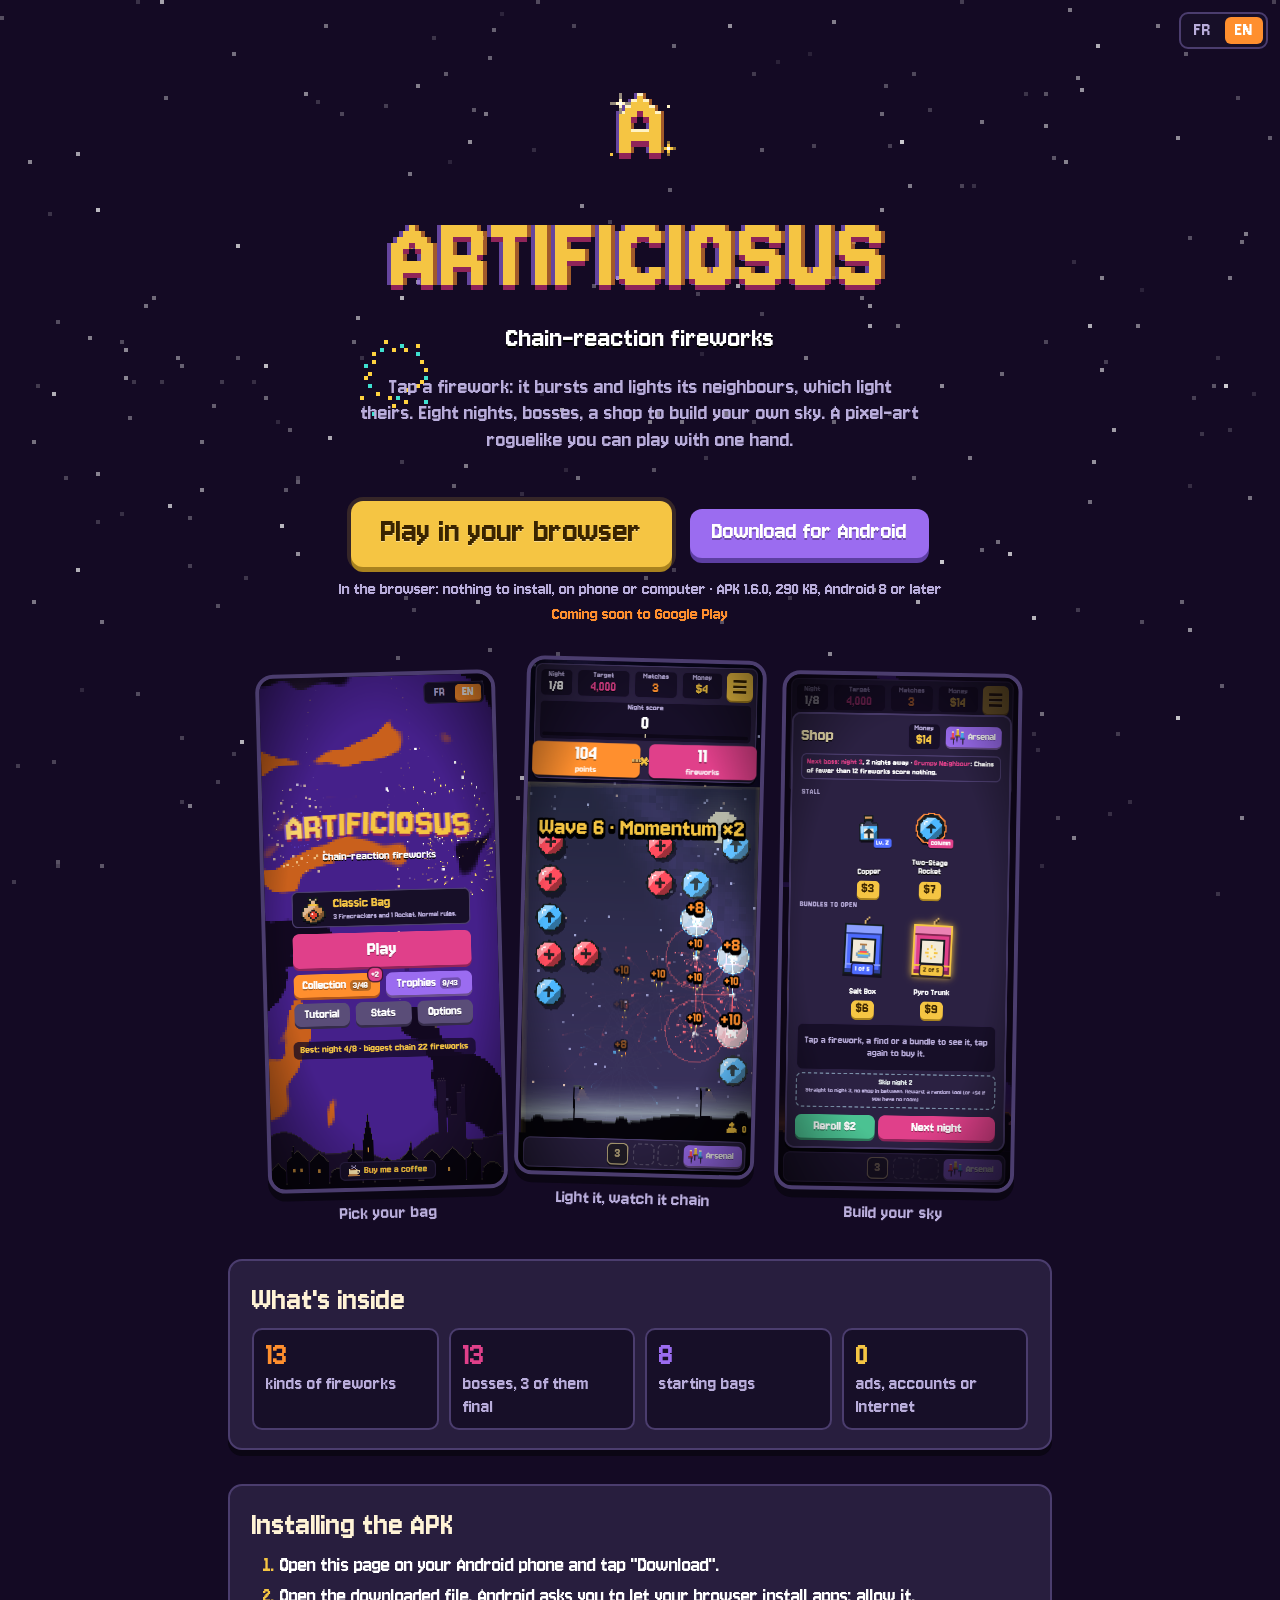
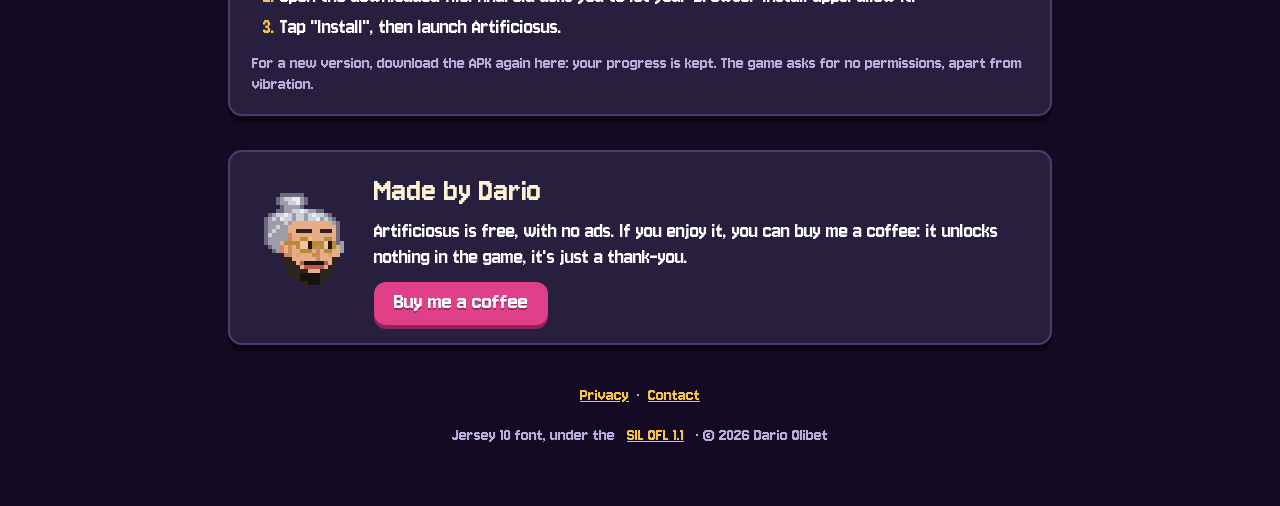
<file: index.html>
<!DOCTYPE html>
<html lang="fr" data-l="fr">
<head>
  <meta charset="utf-8">
  <meta name="viewport" content="width=device-width, initial-scale=1, viewport-fit=cover">
  <title>Artificiosus · Feux d'artifice en chaîne</title>
  <meta name="description" content="Roguelike de feux d'artifice en chaîne pour Android, en pixel art. Gratuit, sans pub, hors ligne.">
  <meta name="theme-color" content="#140a24">
  <meta property="og:title" content="Artificiosus">
  <meta property="og:description" content="Touche un feu, il explose et allume ses voisins. Roguelike de feux d'artifice en chaîne, gratuit et sans pub.">
  <meta property="og:image" content="https://dariool.github.io/artificiosus-site/img/chaine.png">
  <link rel="icon" href="img/favicon.png" type="image/png">
  <link rel="preload" href="fonts/Jersey10.ttf" as="font" type="font/ttf" crossorigin>
  <style>
    @font-face { font-family: "Pixel"; src: url("fonts/Jersey10.ttf") format("truetype"); font-display: swap; }
    :root {
      --night: #140a24; --panel: #2b2142; --edge: #4b3d6e; --inner: #170f28;
      --gold: #f5c543; --gold-d: #a8821f; --chips: #ff8f2e; --mult: #e0408a; --mult-d: #8f2459;
      --purple: #9b6cf0; --muted: #b9addb; --cream: #fff3d6;
    }
    * { box-sizing: border-box; }
    html, body { margin: 0; background: var(--night); color: #fff; }
    body { font: 22px/1.15 "Pixel", monospace; -webkit-font-smoothing: none; overflow-x: hidden; }
    html[data-l="fr"] [lang="en"], html[data-l="en"] [lang="fr"] { display: none !important; }
    #sky { position: fixed; inset: 0; width: 100%; height: 100%; image-rendering: pixelated; z-index: 0; pointer-events: none; }
    main { position: relative; z-index: 1; max-width: 860px; margin: 0 auto; padding: 24px 18px 40px; }
    a { color: var(--gold); }

    .lang { position: absolute; top: 12px; right: 12px; z-index: 2; display: inline-flex; gap: 4px; padding: 3px; border-radius: 9px; background: var(--inner); border: 2px solid var(--edge); }
    .lang button { font: inherit; font-size: 20px; color: var(--muted); background: none; border: 0; border-radius: 6px; padding: 1px 10px 3px; cursor: pointer; }
    .lang button.on { background: var(--chips); color: #fff; }

    header { text-align: center; padding: 6vh 0 2vh; }
    header img { width: 96px; height: 96px; image-rendering: pixelated; }
    h1 { margin: 18px 0 4px; font-size: min(17vw, 112px); line-height: 1; letter-spacing: 2px; font-weight: 400; white-space: nowrap; }
    h1 span { display: inline-block; animation: wave 1.6s ease-in-out infinite; color: var(--gold); text-shadow: 0 5px 0 var(--mult-d), 4px 0 0 rgba(255, 143, 46, .6), -4px 0 0 rgba(155, 108, 240, .6); }
    @keyframes wave { 0%, 100% { transform: translateY(0) rotate(-3deg); } 50% { transform: translateY(-7px) rotate(3deg); } }
    .sub { margin: 10px 0 0; font-size: 30px; color: #fff; text-shadow: 0 2px 0 #000; }
    .pitch { max-width: 560px; margin: 18px auto 0; font-size: 23px; color: var(--muted); }

    .cta { text-align: center; margin: 30px 0 8px; }
    .btn { display: inline-block; font: inherit; text-decoration: none; border-radius: 12px; padding: 10px 30px 14px; cursor: pointer; transition: transform .08s; }
    .btn:active { transform: translateY(4px); }
    .btn.gold { font-size: 36px; background: var(--gold); color: #3a2400; text-shadow: 0 1px 0 rgba(255, 255, 255, .4); box-shadow: 0 5px 0 var(--gold-d), 0 0 0 4px rgba(245, 197, 67, .15); }
    .btn.gold:active { box-shadow: 0 1px 0 var(--gold-d); }
    .cta .row { display: flex; flex-wrap: wrap; gap: 18px; justify-content: center; align-items: center; }
    .btn.apk { font-size: 26px; background: var(--purple); color: #fff; text-shadow: 0 2px 0 rgba(0, 0, 0, .3); box-shadow: 0 5px 0 #5d3fa3; padding: 8px 22px 11px; }
    .btn.apk:active { box-shadow: 0 1px 0 #5d3fa3; }
    .btn.kofi { font-size: 24px; background: var(--mult); color: #fff; text-shadow: 0 2px 0 rgba(0, 0, 0, .3); box-shadow: 0 4px 0 var(--mult-d); padding: 6px 20px 9px; }
    .meta { margin-top: 12px; font-size: 19px; color: var(--muted); }
    .soon { margin-top: 4px; font-size: 19px; color: var(--chips); }

    .shots { display: flex; justify-content: center; gap: 18px; margin: 46px 0 10px; flex-wrap: wrap; }
    .shots figure { margin: 0; width: min(240px, 42vw); }
    .shots img { display: block; width: 100%; height: auto; aspect-ratio: 390 / 844; border-radius: 18px; border: 4px solid var(--edge); box-shadow: 0 8px 0 #0b0614; background: var(--inner); }
    .shots figcaption { margin-top: 10px; text-align: center; font-size: 20px; color: var(--muted); }
    .shots figure:nth-child(2) { transform: translateY(-14px) rotate(1.5deg); }
    .shots figure:nth-child(1) { transform: rotate(-1.5deg); }
    .shots figure:nth-child(3) { transform: rotate(1deg); }

    .panel { background: rgba(43, 33, 66, .92); border: 2px solid var(--edge); border-radius: 14px; padding: 6px 22px 18px; margin: 34px 0 0; box-shadow: 0 6px 0 #0b0614; }
    h2 { margin: 14px 0 8px; font-size: 34px; font-weight: 400; color: var(--cream); }
    .facts { display: grid; grid-template-columns: repeat(auto-fit, minmax(140px, 1fr)); gap: 10px; margin: 6px 0 0; padding: 0; list-style: none; }
    .facts li { background: var(--inner); border: 2px solid var(--edge); border-radius: 10px; padding: 8px 12px 10px; font-size: 20px; color: var(--muted); }
    .facts b { display: block; font-size: 34px; font-weight: 400; line-height: 1; }
    .facts li:nth-child(1) b { color: var(--chips); }
    .facts li:nth-child(2) b { color: var(--mult); }
    .facts li:nth-child(3) b { color: var(--purple); }
    .facts li:nth-child(4) b { color: var(--gold); }
    ol { margin: 4px 0 0; padding-left: 28px; font-size: 22px; }
    ol li { margin: 6px 0; }
    ol li::marker { color: var(--gold); }
    .note { margin: 12px 0 0; font-size: 19px; color: var(--muted); }

    .dario { display: flex; align-items: center; gap: 18px; }
    .dario img { width: 104px; height: 104px; image-rendering: pixelated; flex: none; }
    .dario p { margin: 0 0 12px; font-size: 22px; }

    footer { margin: 40px 0 0; text-align: center; font-size: 19px; color: var(--muted); }
    footer a { margin: 0 8px; }

    @media (max-width: 520px) {
      body { font-size: 20px; }
      .sub { font-size: 26px; }
      .btn.gold { font-size: 30px; padding: 9px 22px 12px; }
      .btn.apk { font-size: 23px; }
      .shots { gap: 10px; }
      .shots figure:nth-child(3) { display: none; }
      .dario { flex-direction: column; text-align: center; }
    }
    @media (prefers-reduced-motion: reduce) { h1 span { animation: none; } }
  </style>
</head>
<body>
  <canvas id="sky"></canvas>
  <div class="lang"><button data-set="fr">FR</button><button data-set="en">EN</button></div>

  <main>
    <header>
      <img src="img/icone.png" alt="">
      <h1 aria-label="Artificiosus"></h1>
      <p class="sub"><span lang="fr">Feux d'artifice en chaîne</span><span lang="en">Chain-reaction fireworks</span></p>
      <p class="pitch">
        <span lang="fr">Touche un feu : il explose et allume ses voisins, qui allument les leurs. Huit soirées, des boss, une boutique pour construire ton ciel. Un roguelike en pixel art, à jouer d'une main.</span>
        <span lang="en">Tap a firework: it bursts and lights its neighbours, which light theirs. Eight nights, bosses, a shop to build your own sky. A pixel-art roguelike you can play with one hand.</span>
      </p>
    </header>

    <div class="cta">
      <div class="row">
        <a class="btn gold" href="play/" data-goatcounter-click="jouer-navigateur" data-goatcounter-title="Jouer dans le navigateur">
          <span lang="fr">Jouer dans le navigateur</span><span lang="en">Play in your browser</span>
        </a>
        <a class="btn apk" href="https://github.com/DarioOl/artificiosus-site/releases/latest/download/Artificiosus.apk" data-goatcounter-click="telecharger-apk" data-goatcounter-title="Télécharger l'APK">
          <span lang="fr">Télécharger pour Android</span><span lang="en">Download for Android</span>
        </a>
      </div>
      <div class="meta"><span lang="fr">Dans le navigateur : rien à installer, sur téléphone ou ordinateur · APK 1.6.0 de 290 Ko, Android 8 ou plus</span><span lang="en">In the browser: nothing to install, on phone or computer · APK 1.6.0, 290 KB, Android 8 or later</span></div>
      <div class="soon"><span lang="fr">Bientôt sur le Play Store</span><span lang="en">Coming soon to Google Play</span></div>
    </div>

    <section class="shots">
      <figure><img src="img/accueil.png" alt="" loading="lazy" width="390" height="844"><figcaption><span lang="fr">Choisis ton sac</span><span lang="en">Pick your bag</span></figcaption></figure>
      <figure><img src="img/chaine.png" alt="" loading="lazy" width="390" height="844"><figcaption><span lang="fr">Allume, regarde la chaîne</span><span lang="en">Light it, watch it chain</span></figcaption></figure>
      <figure><img src="img/boutique.png" alt="" loading="lazy" width="390" height="844"><figcaption><span lang="fr">Construis ton ciel</span><span lang="en">Build your sky</span></figcaption></figure>
    </section>

    <section class="panel">
      <h2><span lang="fr">Dans la boîte</span><span lang="en">What's inside</span></h2>
      <ul class="facts">
        <li><b>13</b><span lang="fr">feux différents</span><span lang="en">kinds of fireworks</span></li>
        <li><b>13</b><span lang="fr">boss, dont 3 finaux</span><span lang="en">bosses, 3 of them final</span></li>
        <li><b>8</b><span lang="fr">sacs de départ</span><span lang="en">starting bags</span></li>
        <li><b>0</b><span lang="fr">pub, compte ou connexion</span><span lang="en">ads, accounts or Internet</span></li>
      </ul>
    </section>

    <section class="panel">
      <h2><span lang="fr">Installer l'APK</span><span lang="en">Installing the APK</span></h2>
      <ol>
        <li><span lang="fr">Ouvre cette page sur ton téléphone Android et touche « Télécharger ».</span><span lang="en">Open this page on your Android phone and tap "Download".</span></li>
        <li><span lang="fr">Ouvre le fichier téléchargé. Android demande d'autoriser ton navigateur à installer des applis : accepte.</span><span lang="en">Open the downloaded file. Android asks you to let your browser install apps: allow it.</span></li>
        <li><span lang="fr">Touche « Installer », puis lance Artificiosus.</span><span lang="en">Tap "Install", then launch Artificiosus.</span></li>
      </ol>
      <p class="note">
        <span lang="fr">Pour une nouvelle version, retélécharge l'APK ici : ta progression est gardée. Le jeu ne demande aucune permission, à part le vibreur.</span>
        <span lang="en">For a new version, download the APK again here: your progress is kept. The game asks for no permissions, apart from vibration.</span>
      </p>
    </section>

    <section class="panel dario">
      <img src="img/dario.png" alt="Dario">
      <div>
        <h2><span lang="fr">Fait par Dario</span><span lang="en">Made by Dario</span></h2>
        <p><span lang="fr">Artificiosus est gratuit et sans pub. Si le jeu te plaît, tu peux m'offrir un café : ça ne débloque rien dans le jeu, c'est juste un merci.</span><span lang="en">Artificiosus is free, with no ads. If you enjoy it, you can buy me a coffee: it unlocks nothing in the game, it's just a thank-you.</span></p>
        <a class="btn kofi" href="https://ko-fi.com/darioolibet" target="_blank" rel="noopener" data-goatcounter-click="ko-fi" data-goatcounter-title="Offrir un café"><span lang="fr">Offrir un café</span><span lang="en">Buy me a coffee</span></a>
      </div>
    </section>

    <footer>
      <a href="privacy.html"><span lang="fr">Confidentialité</span><span lang="en">Privacy</span></a>·<a href="mailto:dario.olibet@gmail.com">Contact</a>
      <p><span lang="fr">Police Jersey 10, sous licence</span><span lang="en">Jersey 10 font, under the</span> <a href="fonts/OFL.txt">SIL OFL 1.1</a> · © 2026 Dario Olibet</p>
    </footer>
  </main>

  <script>
    // Langue : celle du navigateur, puis celle choisie.
    const root = document.documentElement;
    function setLang(l) {
      root.dataset.l = l;
      root.lang = l;
      for (const b of document.querySelectorAll('.lang button')) b.classList.toggle('on', b.dataset.set === l);
      try { localStorage.setItem('as-lang', l); } catch (e) {}
    }
    let saved = null;
    try { saved = localStorage.getItem('as-lang'); } catch (e) {}
    setLang(saved || ((navigator.language || 'fr').startsWith('fr') ? 'fr' : 'en'));
    for (const b of document.querySelectorAll('.lang button')) b.addEventListener('click', () => setLang(b.dataset.set));

    document.querySelector('h1').innerHTML = [...'ARTIFICIOSUS'].map((c, i) => `<span style="animation-delay:${-i * 0.12}s">${c}</span>`).join('');

    // Ciel : étoiles et fusées en gros pixels, dessinés en basse résolution puis agrandis sans lissage.
    const cv = document.getElementById('sky'), g = cv.getContext('2d');
    const P = 4, COLORS = ['#ff4d5e', '#4db8ff', '#5be37d', '#ffd23f', '#c08bff', '#ff7ad9', '#ff9a2e', '#3fe0d0', '#f5c543'];
    const calm = matchMedia('(prefers-reduced-motion: reduce)').matches;
    let W = 0, H = 0, stars = [], rockets = [], sparks = [], last = 0, next = 0;
    function resize() {
      W = cv.width = Math.ceil(innerWidth / P);
      H = cv.height = Math.ceil(innerHeight / P);
      stars = Array.from({ length: Math.round(W * H / 260) }, () => ({ x: Math.random() * W | 0, y: Math.random() * H | 0, a: .3 + Math.random() * .5, t: Math.random() * 6, s: .3 + Math.random() * .6 }));
    }
    function launch() {
      rockets.push({ x: W * (.1 + Math.random() * .8), y: H, vy: -(H * (.9 + Math.random() * .35)), top: H * (.12 + Math.random() * .35), c: COLORS[Math.random() * COLORS.length | 0] });
    }
    function burst(r) {
      const n = 26 + (Math.random() * 18 | 0), c2 = Math.random() < .35 ? COLORS[Math.random() * COLORS.length | 0] : r.c;
      for (let i = 0; i < n; i++) {
        const a = i / n * Math.PI * 2, v = (14 + Math.random() * 10) * (i % 2 ? 1 : .7);
        sparks.push({ x: r.x, y: r.y, vx: Math.cos(a) * v, vy: Math.sin(a) * v, life: 0, max: 1.1 + Math.random() * .7, c: i % 3 ? r.c : c2 });
      }
    }
    function frame(t) {
      const dt = Math.min(.05, (t - last) / 1000 || 0);
      last = t;
      g.fillStyle = '#140a24';
      g.fillRect(0, 0, W, H);
      for (const s of stars) {
        g.globalAlpha = s.a * (.65 + .35 * Math.sin(t / 1000 * s.s + s.t));
        g.fillStyle = '#fff';
        g.fillRect(s.x, s.y, 1, 1);
      }
      g.globalAlpha = 1;
      if (!calm && t > next) { launch(); next = t + 900 + Math.random() * 1600; }
      for (const r of rockets) {
        r.y += r.vy * dt;
        g.fillStyle = '#fff3d6';
        g.fillRect(r.x | 0, r.y | 0, 1, 2);
        g.fillStyle = r.c;
        g.fillRect(r.x | 0, (r.y | 0) + 2, 1, 2);
        if (r.y <= r.top) { r.done = true; burst(r); }
      }
      rockets = rockets.filter(r => !r.done);
      for (const p of sparks) {
        p.life += dt;
        p.vy += 16 * dt;
        p.vx *= 1 - 1.4 * dt;
        p.vy *= 1 - 1.4 * dt;
        p.x += p.vx * dt;
        p.y += p.vy * dt;
        const k = 1 - p.life / p.max;
        if (k <= 0) continue;
        g.globalAlpha = k > .3 ? 1 : k / .3;
        g.fillStyle = p.life < .12 ? '#fff' : p.c;
        g.fillRect(p.x | 0, p.y | 0, 1, 1);
      }
      g.globalAlpha = 1;
      sparks = sparks.filter(p => p.life < p.max);
      if (!calm) requestAnimationFrame(frame);
    }
    resize();
    addEventListener('resize', resize);
    requestAnimationFrame(frame);
  </script>
  <!-- Compteur de visites sans cookies : voir privacy.html. -->
  <script data-goatcounter="https://artificiosus.goatcounter.com/count" async src="https://gc.zgo.at/count.js"></script>
</body>
</html>
</file>
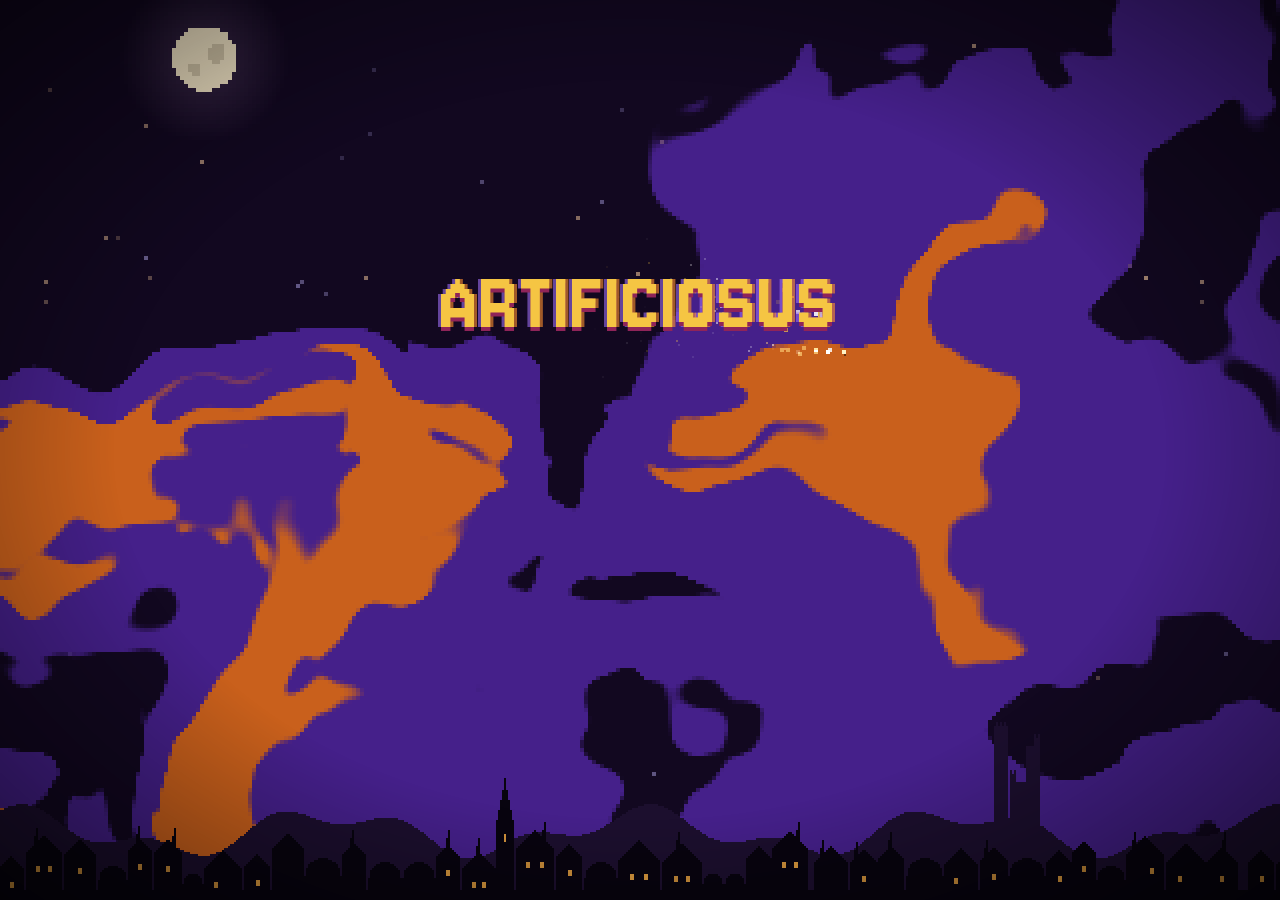
<file: play/index.html>
<!DOCTYPE html>
<html lang="fr">
<head>
  <meta charset="utf-8">
  <meta name="viewport" content="width=device-width, initial-scale=1, maximum-scale=1, user-scalable=no, viewport-fit=cover">
  <meta name="theme-color" content="#140a24">
  <meta name="mobile-web-app-capable" content="yes">
  <meta name="apple-mobile-web-app-capable" content="yes">
  <meta name="apple-mobile-web-app-status-bar-style" content="black-translucent">
  <meta name="apple-mobile-web-app-title" content="Artificiosus">
  <title>Artificiosus</title>
  <link rel="manifest" href="manifest.webmanifest">
  <link rel="icon" href="icons/favicon.png" type="image/png">
  <link rel="apple-touch-icon" href="icons/apple-180.png">
  <link rel="preload" href="fonts/Jersey10.ttf" as="font" type="font/ttf" crossorigin>
  <link rel="stylesheet" href="style.css">
  <script data-goatcounter="https://artificiosus.goatcounter.com/count" async src="https://gc.zgo.at/count.js"></script>
</head>
<body class="at-home">
  <canvas id="bg"></canvas>

  <div id="app">
    <header id="top" class="panel-box">
      <div class="row stats">
        <div class="box"><small data-i18n="hud.round"></small><b id="round">1/8</b></div>
        <div class="box target"><small data-i18n="hud.target"></small><b id="target">0</b></div>
        <div class="box shots"><small data-i18n="hud.shots"></small><b id="shots">0</b></div>
        <div class="box money"><small data-i18n="hud.money"></small><b id="money">0</b></div>
        <button id="btn-menu" class="mini burger" aria-label="Menu"><i></i><i></i><i></i></button>
      </div>
      <div class="box score"><small data-i18n="hud.score"></small><b id="score">0</b><div class="bar"><div id="bar-fill"></div></div></div>
      <div class="calc">
        <div class="chips"><b id="chips">0</b><small data-i18n="hud.points"></small></div>
        <span class="fuse"><i></i><span class="times">×</span></span>
        <div class="mult"><b id="mult">0</b><small data-i18n="hud.fireworks"></small></div>
      </div>
      <div id="boss" class="hidden"></div>
    </header>

    <div id="field-wrap">
      <canvas id="field"></canvas>
      <div id="toast" class="hidden"></div>
    </div>

    <footer id="bottom" class="panel-box">
      <div id="hint"></div>
      <button id="btn-nudge" class="nudge hidden" type="button">3</button>
      <div id="tools"></div>
      <button id="btn-arsenal" class="arsenal-btn"><span class="fan"></span><b data-i18n="arsenal"></b><em id="arsenal-count">0</em></button>
    </footer>
  </div>

  <div id="home" class="screen">
    <canvas id="home-fx"></canvas>
    <div class="home-inner">
      <div class="lang"><button data-lang="fr">FR</button><button data-lang="en">EN</button></div>
      <h1 id="title"></h1>
      <p class="sub" data-i18n="subtitle"></p>
      <p id="demo-tag" class="demo-tag hidden"></p>
      <div class="home-buttons">
        <button id="btn-resume" class="btn green big hidden"></button>
        <button id="sac-open" class="pick sac hidden"><span id="sac-icon" class="pick-icon"></span><span class="pick-txt"><b id="sac-name"></b><small id="sac-desc"></small></span></button>
        <div id="calibre" class="pick cal hidden">
          <span class="pick-txt"><b id="cal-name"></b><small id="cal-desc"></small></span>
          <span id="cal-shells" class="cal-shells"></span>
        </div>
        <button id="btn-play" class="btn red big" data-i18n="home.play"></button>
        <div class="row">
          <button id="btn-defis" class="btn blue"><span data-i18n="home.defis"></span><em></em><i></i></button>
          <button id="btn-succes" class="btn purple"><span data-i18n="home.succes"></span><em></em><i></i></button>
        </div>
        <div class="row">
          <button id="btn-howto" class="btn grey" data-i18n="home.rules"></button>
          <button id="btn-stats" class="btn grey" data-i18n="home.stats"></button>
          <button id="btn-options" class="btn grey" data-i18n="home.options"></button>
        </div>
      </div>
      <p id="record"></p>
      <a id="btn-tip" class="tip hidden" target="_blank" rel="noopener">
        <svg viewBox="0 0 10 9" aria-hidden="true">
          <path fill="#b9addb" d="M3 0h1v1H3zM4 1h1v1H4zM3 2h1v1H3zM6 0h1v1H6zM5 1h1v1H5zM6 2h1v1H6z"/>
          <path fill="#ffe9b0" d="M1 3h7v4H1zM8 4h2v1H8zM9 5h1v1H9zM8 6h1v1H8z"/>
          <path fill="#6b3a1e" d="M2 3h5v1H2z"/>
          <path fill="#c98a4b" d="M0 8h10v1H0zM1 7h7v1H1z"/>
        </svg>
        <span data-i18n="home.tip"></span>
      </a>
    </div>
  </div>

  <div id="howto" class="overlay hidden">
    <div class="panel">
      <p id="tuto-step"></p>
      <h2 id="tuto-title"></h2>
      <div id="tuto-dots"></div>
      <div id="tuto-page" class="scroll"></div>
      <p id="tuto-read" class="hidden"></p>
      <div class="row tuto-nav">
        <button id="tuto-back" class="btn grey js-back"></button>
        <button id="tuto-prev" class="btn grey" aria-label="&lt;">&lt;</button>
        <button id="tuto-next" class="btn gold"></button>
      </div>
    </div>
  </div>

  <div id="recap" class="overlay hidden">
    <div class="panel">
      <h2 id="recap-title"></h2>
      <div class="recap-score">
        <b id="recap-score">0</b><small id="recap-target"></small>
        <div class="bar"><div id="recap-bar"></div></div>
      </div>
      <div class="recap-body">
        <div id="recap-money" class="hidden">
          <h3 data-i18n="recap.money"></h3>
          <div id="recap-income" class="lines"></div>
        </div>
        <div id="recap-run" class="hidden">
          <h3 data-i18n="run.title"></h3>
          <div id="recap-stats" class="lines"></div>
        </div>
      </div>
      <div class="recap-actions">
        <button id="btn-cashout" class="btn gold hidden"></button>
        <button id="btn-endless" class="btn purple hidden" data-i18n="recap.endless"></button>
        <button id="btn-again" class="btn red hidden" data-i18n="again"></button>
        <a id="btn-demo" class="btn gold hidden" data-i18n="demo.get"></a>
        <button id="btn-recap-home" class="btn grey hidden" data-i18n="menu.home"></button>
        <p id="recap-skip" data-i18n="recap.skip"></p>
      </div>
    </div>
  </div>

  <div id="shop-screen" class="overlay hidden">
    <div class="panel">
      <div class="shop-head">
        <h2 data-i18n="shop.title"></h2>
        <div class="purse"><small data-i18n="shop.money"></small><b id="purse">0</b></div>
        <button class="arsenal-btn js-arsenal"><span class="fan"></span><b data-i18n="arsenal"></b></button>
      </div>
      <div id="shop-boss" class="hidden"></div>
      <div id="shop">
        <h3 data-i18n="shop.stall"></h3>
        <div id="shop-cards" class="shelf"></div>
        <h3 data-i18n="shop.packs"></h3>
        <div id="shop-packs" class="shelf"></div>
      </div>
      <div id="shop-info" class="info"></div>
      <button id="btn-skip" class="skip hidden"></button>
      <div class="row shop-actions">
        <button id="btn-reroll" class="btn green"></button>
        <button id="btn-next" class="btn red" data-i18n="next"></button>
      </div>
    </div>
  </div>

  <div id="arsenal" class="overlay hidden">
    <div class="panel">
      <h2 id="arsenal-title"></h2>
      <div class="arsenal-body">
        <h3 data-i18n="arsenal.feux"></h3>
        <div id="arsenal-feux"></div>
        <h3><span data-i18n="arsenal.perks"></span> <small id="arsenal-slots"></small></h3>
        <div id="arsenal-perks"></div>
        <h3 data-i18n="arsenal.tools"></h3>
        <div id="arsenal-tools"></div>
      </div>
      <button class="btn grey js-back" data-i18n="back"></button>
    </div>
  </div>

  <div id="collection" class="overlay hidden">
    <div class="panel">
      <h2 data-i18n="coll.title"></h2>
      <p id="coll-count"></p>
      <div id="coll-tabs" class="tabs"></div>
      <div id="coll-list"></div>
      <button class="btn grey js-back" data-i18n="back"></button>
    </div>
  </div>

  <div id="succes" class="overlay hidden">
    <div class="panel">
      <h2 data-i18n="succes.title"></h2>
      <p id="succes-count"></p>
      <div id="succes-list"></div>
      <button class="btn grey js-back" data-i18n="back"></button>
    </div>
  </div>

  <div id="pack" class="hidden">
    <canvas id="pack-fx"></canvas>
    <div class="pack-inner">
      <div class="pack-top">
        <div id="pack-owned"></div>
        <button type="button" class="arsenal-btn js-arsenal"><span class="fan"></span><b data-i18n="arsenal"></b></button>
      </div>
      <h2 id="pack-title"></h2>
      <p id="pack-sub"></p>
      <div id="pack-stage">
        <div id="pack-box"></div>
        <div id="pack-cards"></div>
      </div>
      <div id="pack-info" class="info"></div>
      <button id="pack-skip" class="btn grey"></button>
    </div>
  </div>

  <div id="sacs" class="overlay hidden">
    <div class="panel">
      <h2 data-i18n="sacs.title"></h2>
      <p class="sub" data-i18n="sacs.sub"></p>
      <div id="sacs-list" class="scroll"></div>
      <button class="btn grey js-back" data-i18n="back"></button>
    </div>
  </div>

  <div id="stats" class="overlay hidden">
    <div class="panel">
      <h2 data-i18n="stats.title"></h2>
      <div id="stats-list" class="lines scroll"></div>
      <button class="btn grey js-back" data-i18n="back"></button>
    </div>
  </div>

  <div id="party" class="hidden"><canvas id="party-fx"></canvas><b id="party-text"></b></div>
  <div id="unlock" class="hidden"></div>

  <div id="menu" class="overlay hidden">
    <div class="panel">
      <h2 id="menu-title"></h2>
      <button id="m-resume" class="btn blue" data-i18n="menu.resume"></button>
      <div class="toggles">
        <button id="m-music" class="tog"><em data-i18n="menu.music"></em><span></span></button>
        <button id="m-sfx" class="tog"><em data-i18n="menu.sfx"></em><span></span></button>
        <button id="m-vib" class="tog"><em data-i18n="menu.vib"></em><span></span></button>
        <button id="m-fx" class="tog"><em data-i18n="menu.fx"></em><span></span></button>
        <button id="m-cb" class="tog"><em data-i18n="menu.cb"></em><span></span></button>
        <div class="tog lang-row"><em data-i18n="menu.lang"></em><div class="lang"><button data-lang="fr">FR</button><button data-lang="en">EN</button></div></div>
      </div>
      <button id="m-rules" class="btn grey" data-i18n="menu.rules"></button>
      <a id="m-feedback" class="btn grey" target="_blank" rel="noopener" data-i18n="menu.feedback"></a>
      <button id="m-credits" class="btn grey" data-i18n="menu.credits"></button>
      <button id="m-restart" class="btn orange"></button>
      <button id="m-home" class="btn red"></button>
    </div>
  </div>

  <div id="credits" class="overlay hidden">
    <div class="panel">
      <h2 data-i18n="credits.title"></h2>
      <div class="credits scroll">
        <h3 data-i18n="credits.by"></h3>
        <p>Dario Olibet</p>
        <h3 data-i18n="credits.music"></h3>
        <p data-i18n="credits.musicDesc"></p>
        <h3 data-i18n="credits.font"></h3>
        <p data-i18n="credits.fontDesc"></p>
        <h3 data-i18n="credits.privacy"></h3>
        <p data-i18n="credits.privacyDesc"></p>
        <p><a href="https://dariool.github.io/artificiosus-site/privacy.html" target="_blank" rel="noopener" data-i18n="credits.privacyLink"></a></p>
        <h3 data-i18n="credits.contact"></h3>
        <p><a href="mailto:dario.olibet@gmail.com">dario.olibet@gmail.com</a></p>
        <p id="credits-version" class="version"></p>
      </div>
      <button class="btn grey js-back" data-i18n="back"></button>
    </div>
  </div>

  <div id="rotate"><p data-i18n="rotate"></p></div>
  <div id="crt"></div>

  <script src="native.js"></script>
  <script src="i18n.js"></script>
  <script src="rules.js"></script>
  <script src="meta.js"></script>
  <script src="audio.js"></script>
  <script src="bg.js"></script>
  <script src="game.js"></script>
</body>
</html>
</file>
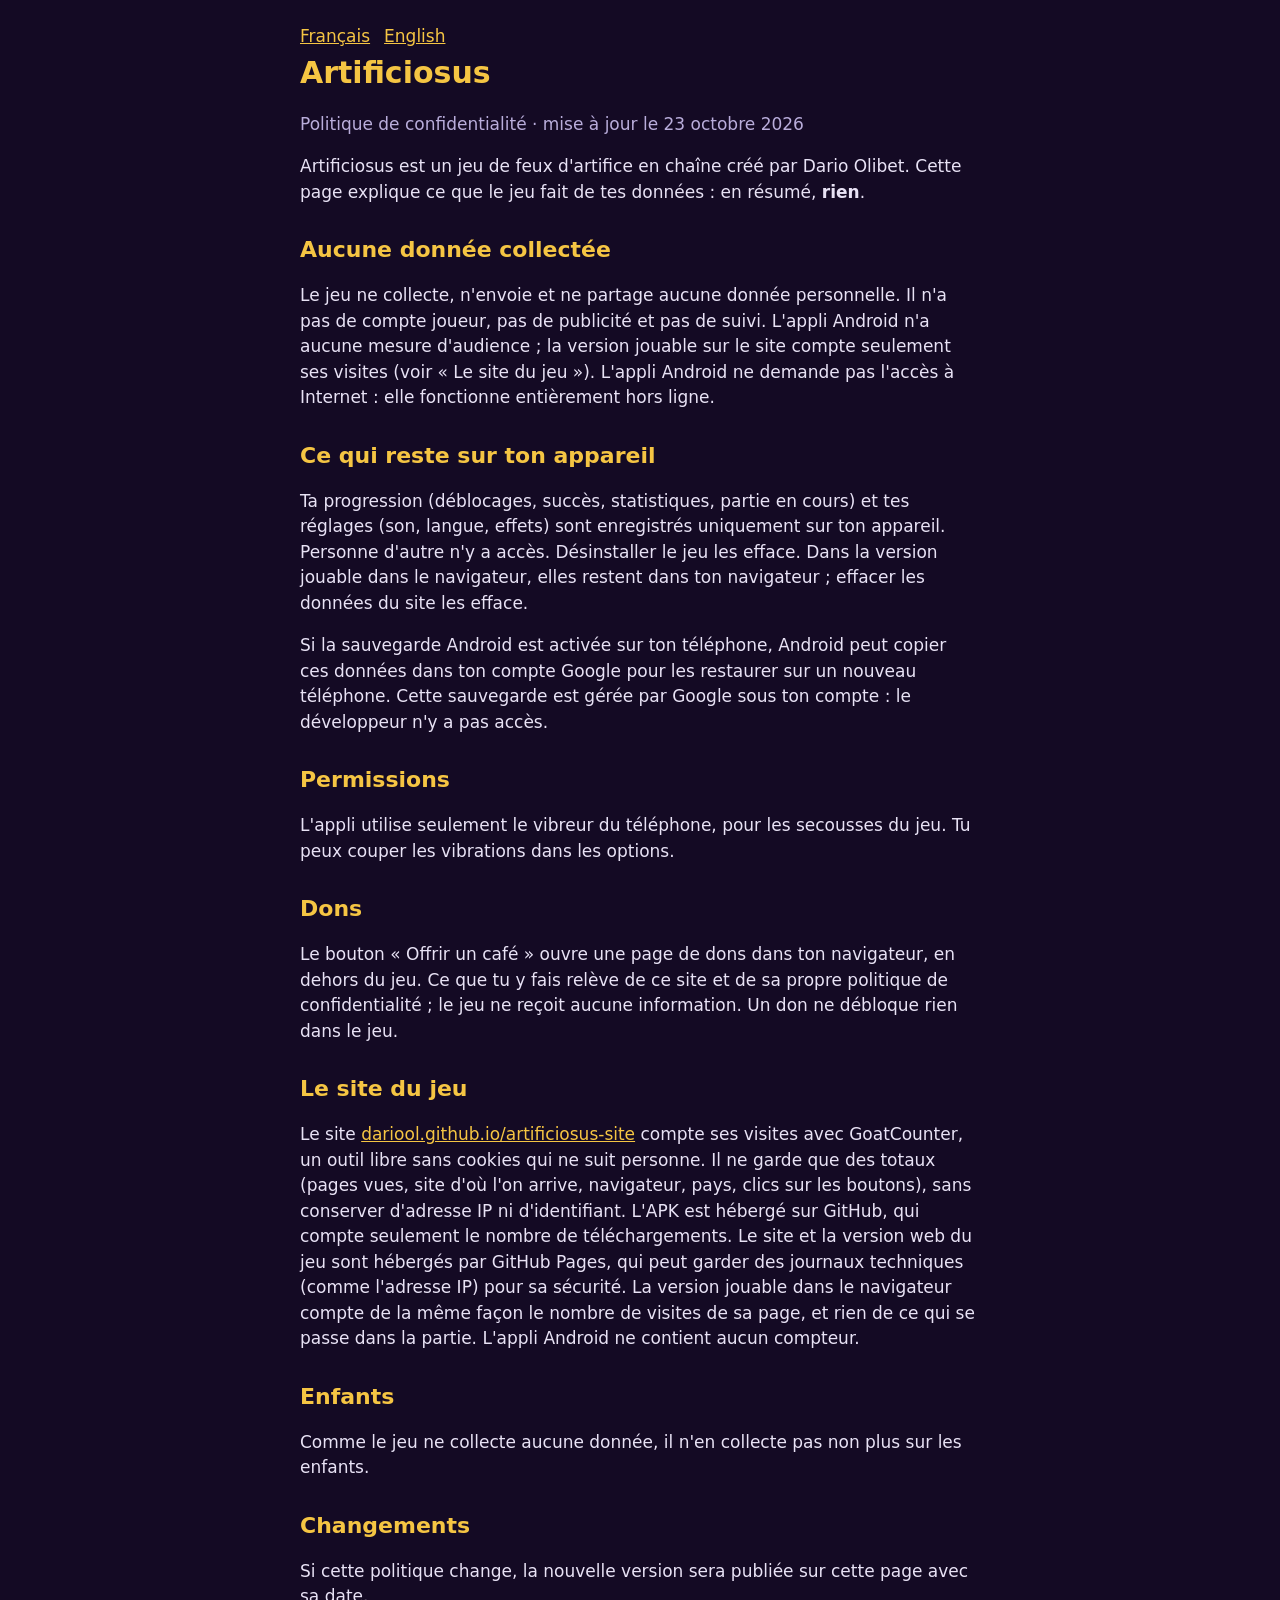
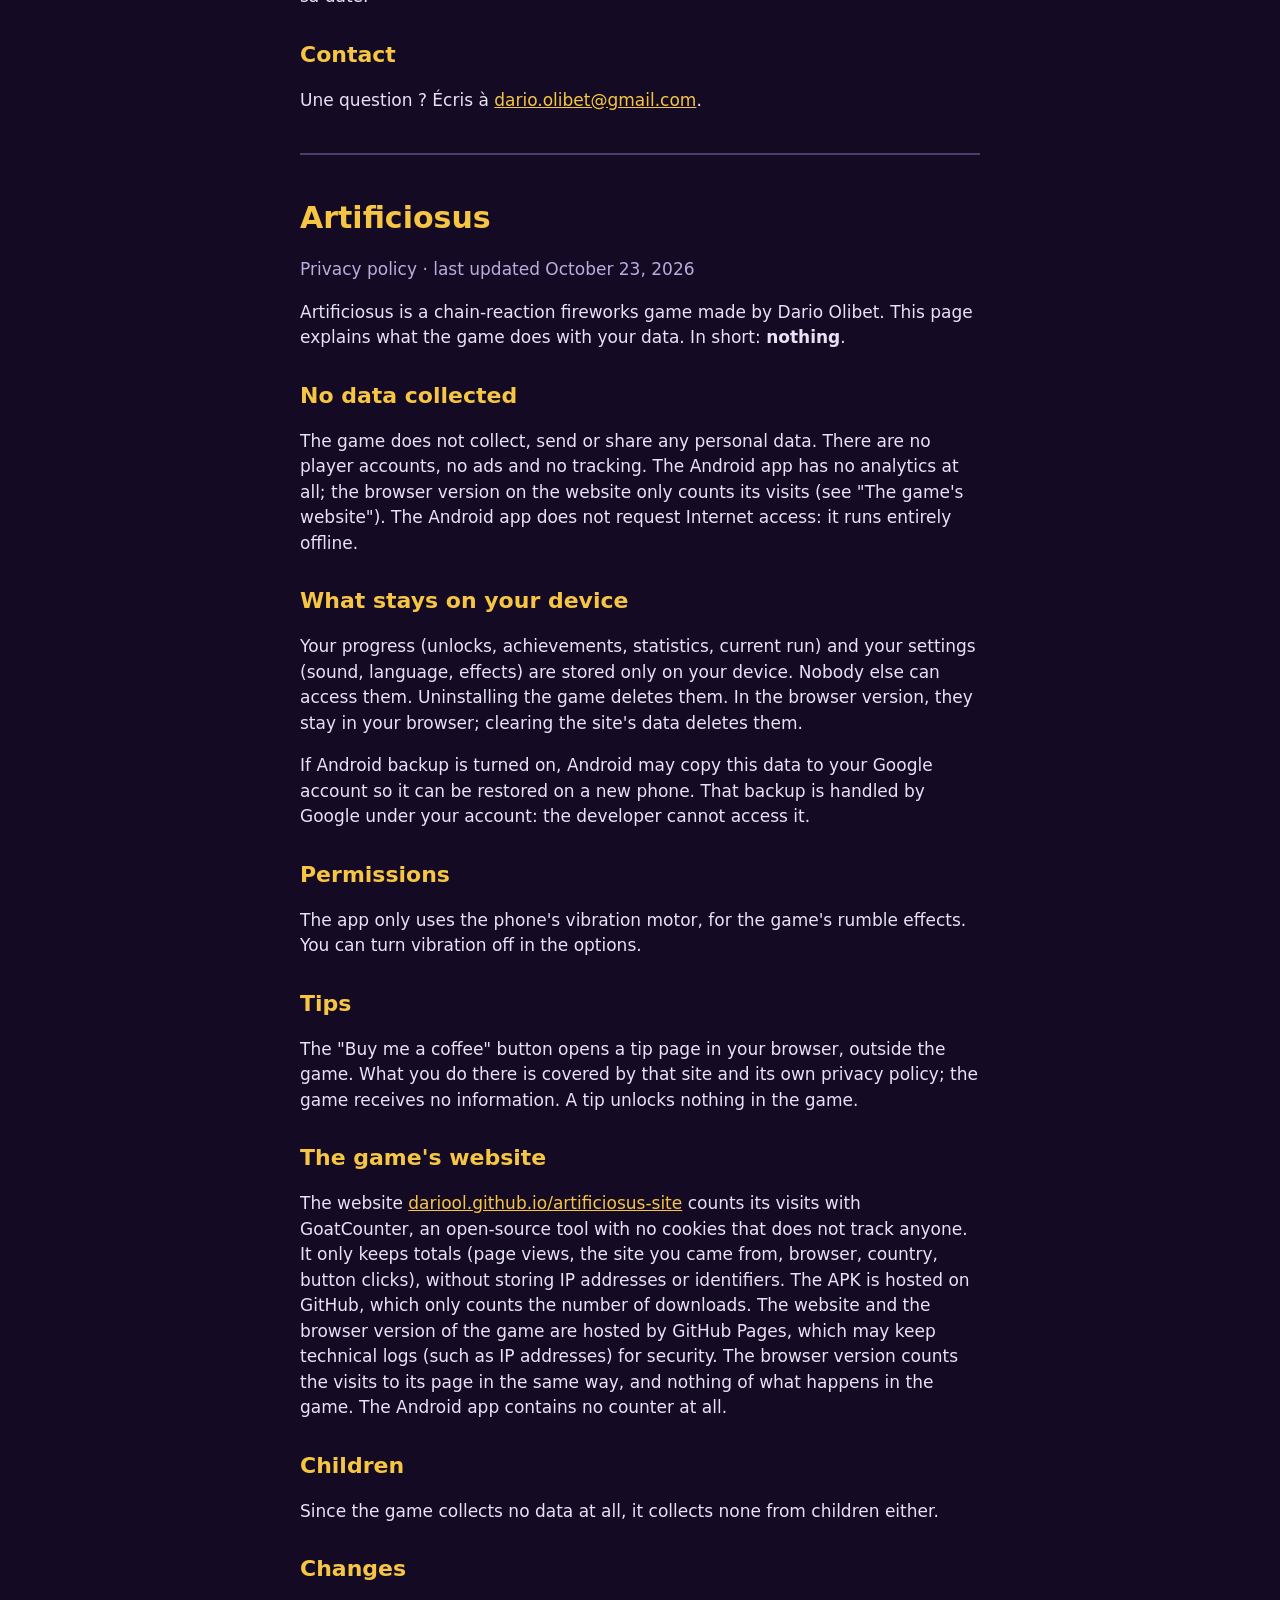
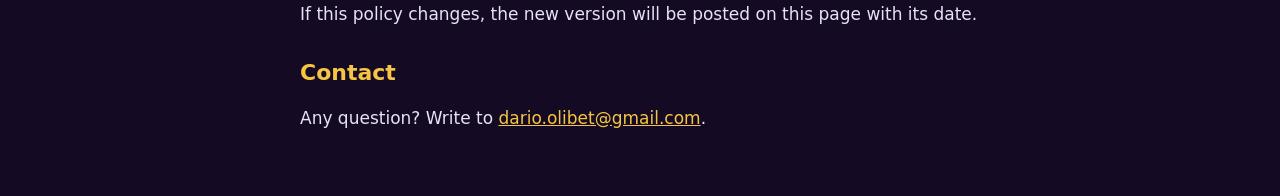
<file: privacy.html>
<!DOCTYPE html>
<html lang="fr">
<head>
  <meta charset="utf-8">
  <meta name="viewport" content="width=device-width, initial-scale=1">
  <title>Artificiosus · Politique de confidentialité / Privacy policy</title>
  <style>
    body { margin: 0; background: #140a24; color: #fff; font: 17px/1.5 system-ui, sans-serif; }
    main { max-width: 680px; margin: 0 auto; padding: 24px 20px 48px; }
    h1 { color: #f5c543; font-size: 30px; margin: 0 0 4px; }
    h2 { color: #f5c543; font-size: 22px; margin: 28px 0 6px; }
    p, li { color: #e8e2f5; }
    small, .muted { color: #b9addb; }
    a { color: #f5c543; }
    hr { border: none; border-top: 2px solid #4b3d6e; margin: 40px 0; }
    nav a { margin-right: 14px; }
  </style>
</head>
<body>
<main>
  <nav><a href="#fr">Français</a><a href="#en">English</a></nav>

  <section id="fr" lang="fr">
    <h1>Artificiosus</h1>
    <p class="muted">Politique de confidentialité · mise à jour le 23 octobre 2026</p>

    <p>Artificiosus est un jeu de feux d'artifice en chaîne créé par Dario Olibet. Cette page explique ce que le jeu fait de tes données : en résumé, <b>rien</b>.</p>

    <h2>Aucune donnée collectée</h2>
    <p>Le jeu ne collecte, n'envoie et ne partage aucune donnée personnelle. Il n'a pas de compte joueur, pas de publicité et pas de suivi. L'appli Android n'a aucune mesure d'audience ; la version jouable sur le site compte seulement ses visites (voir « Le site du jeu »). L'appli Android ne demande pas l'accès à Internet : elle fonctionne entièrement hors ligne.</p>

    <h2>Ce qui reste sur ton appareil</h2>
    <p>Ta progression (déblocages, succès, statistiques, partie en cours) et tes réglages (son, langue, effets) sont enregistrés uniquement sur ton appareil. Personne d'autre n'y a accès. Désinstaller le jeu les efface. Dans la version jouable dans le navigateur, elles restent dans ton navigateur ; effacer les données du site les efface.</p>
    <p>Si la sauvegarde Android est activée sur ton téléphone, Android peut copier ces données dans ton compte Google pour les restaurer sur un nouveau téléphone. Cette sauvegarde est gérée par Google sous ton compte : le développeur n'y a pas accès.</p>

    <h2>Permissions</h2>
    <p>L'appli utilise seulement le vibreur du téléphone, pour les secousses du jeu. Tu peux couper les vibrations dans les options.</p>

    <h2>Dons</h2>
    <p>Le bouton « Offrir un café » ouvre une page de dons dans ton navigateur, en dehors du jeu. Ce que tu y fais relève de ce site et de sa propre politique de confidentialité ; le jeu ne reçoit aucune information. Un don ne débloque rien dans le jeu.</p>

    <h2>Le site du jeu</h2>
    <p>Le site <a href="https://dariool.github.io/artificiosus-site/">dariool.github.io/artificiosus-site</a> compte ses visites avec GoatCounter, un outil libre sans cookies qui ne suit personne. Il ne garde que des totaux (pages vues, site d'où l'on arrive, navigateur, pays, clics sur les boutons), sans conserver d'adresse IP ni d'identifiant. L'APK est hébergé sur GitHub, qui compte seulement le nombre de téléchargements. Le site et la version web du jeu sont hébergés par GitHub Pages, qui peut garder des journaux techniques (comme l'adresse IP) pour sa sécurité. La version jouable dans le navigateur compte de la même façon le nombre de visites de sa page, et rien de ce qui se passe dans la partie. L'appli Android ne contient aucun compteur.</p>

    <h2>Enfants</h2>
    <p>Comme le jeu ne collecte aucune donnée, il n'en collecte pas non plus sur les enfants.</p>

    <h2>Changements</h2>
    <p>Si cette politique change, la nouvelle version sera publiée sur cette page avec sa date.</p>

    <h2>Contact</h2>
    <p>Une question ? Écris à <a href="mailto:dario.olibet@gmail.com">dario.olibet@gmail.com</a>.</p>
  </section>

  <hr>

  <section id="en" lang="en">
    <h1>Artificiosus</h1>
    <p class="muted">Privacy policy · last updated October 23, 2026</p>

    <p>Artificiosus is a chain-reaction fireworks game made by Dario Olibet. This page explains what the game does with your data. In short: <b>nothing</b>.</p>

    <h2>No data collected</h2>
    <p>The game does not collect, send or share any personal data. There are no player accounts, no ads and no tracking. The Android app has no analytics at all; the browser version on the website only counts its visits (see "The game's website"). The Android app does not request Internet access: it runs entirely offline.</p>

    <h2>What stays on your device</h2>
    <p>Your progress (unlocks, achievements, statistics, current run) and your settings (sound, language, effects) are stored only on your device. Nobody else can access them. Uninstalling the game deletes them. In the browser version, they stay in your browser; clearing the site's data deletes them.</p>
    <p>If Android backup is turned on, Android may copy this data to your Google account so it can be restored on a new phone. That backup is handled by Google under your account: the developer cannot access it.</p>

    <h2>Permissions</h2>
    <p>The app only uses the phone's vibration motor, for the game's rumble effects. You can turn vibration off in the options.</p>

    <h2>Tips</h2>
    <p>The "Buy me a coffee" button opens a tip page in your browser, outside the game. What you do there is covered by that site and its own privacy policy; the game receives no information. A tip unlocks nothing in the game.</p>

    <h2>The game's website</h2>
    <p>The website <a href="https://dariool.github.io/artificiosus-site/">dariool.github.io/artificiosus-site</a> counts its visits with GoatCounter, an open-source tool with no cookies that does not track anyone. It only keeps totals (page views, the site you came from, browser, country, button clicks), without storing IP addresses or identifiers. The APK is hosted on GitHub, which only counts the number of downloads. The website and the browser version of the game are hosted by GitHub Pages, which may keep technical logs (such as IP addresses) for security. The browser version counts the visits to its page in the same way, and nothing of what happens in the game. The Android app contains no counter at all.</p>

    <h2>Children</h2>
    <p>Since the game collects no data at all, it collects none from children either.</p>

    <h2>Changes</h2>
    <p>If this policy changes, the new version will be posted on this page with its date.</p>

    <h2>Contact</h2>
    <p>Any question? Write to <a href="mailto:dario.olibet@gmail.com">dario.olibet@gmail.com</a>.</p>
  </section>
</main>
</body>
</html>
</file>
<file: play/style.css>
@font-face { font-family: "Pixel"; src: url("fonts/Jersey10.ttf") format("truetype"); font-weight: 400; font-display: block; }

:root {
  --chips: #ff8f2e; --chips-d: #b0561a;
  --mult: #e0408a; --mult-d: #8f2459;
  --gold: #f5c543; --gold-d: #a8821f;
  --green: #4bc292; --green-d: #2e7a5c;
  --purple: #9b6cf0;
  --panel: #2b2142; --panel-edge: #4b3d6e; --inner: #170f28; --inner-edge: #2a1f42;
  --text: #ffffff; --muted: #b9addb;
  /* Tailles qui suivent l'écran : petits téléphones en bas de fourchette, grands en haut. */
  --fs-label: clamp(11px, min(1.8vh, 3.6vw), 15px);
  --fs-value: clamp(18px, min(3.4vh, 6.4vw), 28px);
  --fs-score: clamp(24px, min(4.4vh, 9vw), 36px);
  --fs-calc: clamp(22px, min(4.2vh, 8.6vw), 34px);
  --fs-body: clamp(14px, min(2.3vh, 4.6vw), 19px);
  --fs-btn: clamp(22px, min(3.6vh, 7vw), 30px);
  --gap: clamp(4px, 0.8vh, 6px);
}
* { box-sizing: border-box; }
html, body {
  margin: 0; height: 100%; overflow: hidden; background: #140a24; color: var(--text);
  font-family: "Pixel", monospace; font-weight: 400; font-synthesis: none; letter-spacing: .3px;
  -webkit-user-select: none; user-select: none; -webkit-tap-highlight-color: transparent; touch-action: none;
}
b { font-weight: 400; }
.hidden { display: none !important; }
button { font-family: inherit; cursor: pointer; }

#bg { position: fixed; inset: 0; width: 100%; height: 100%; image-rendering: pixelated; z-index: 0; }
#crt {
  position: fixed; inset: 0; pointer-events: none; z-index: 100;
  background: radial-gradient(ellipse at center, transparent 58%, rgba(0, 0, 0, .55) 100%);
}

/* ---------- Jeu ---------- */
#app {
  position: relative; z-index: 1; height: 100%; max-width: 480px; margin: 0 auto; display: flex; flex-direction: column; gap: var(--gap);
  padding: var(--gap) 8px; padding-top: max(var(--gap), var(--sat, env(safe-area-inset-top))); padding-bottom: max(var(--gap), var(--sab, env(safe-area-inset-bottom)));
}
body.at-home #app { visibility: hidden; }
body:not(.at-home) #home { display: none; }

.panel-box { background: var(--panel); border: 2px solid var(--panel-edge); border-radius: 12px; padding: var(--gap); box-shadow: 0 4px 0 rgba(0, 0, 0, .45); }
.row { display: flex; gap: var(--gap); align-items: stretch; }
.box { flex: 1; background: var(--inner); border: 2px solid var(--inner-edge); border-radius: 9px; padding: 1px 4px 2px; text-align: center; min-width: 0; }
.box small { display: block; font-size: var(--fs-label); line-height: 1; color: var(--muted); white-space: nowrap; overflow: hidden; text-overflow: ellipsis; }
.box b { display: block; font-size: var(--fs-value); line-height: 1; text-shadow: 0 2px 0 rgba(0, 0, 0, .6); white-space: nowrap; }
.stats .box:first-child { flex: .75; }
.stats .box.target { flex: 1.35; }
.stats .box.shots { flex: 1.05; }
.box.target b { color: var(--mult); }
.box.money b { color: var(--gold); }
.box.shots b { color: var(--chips); }
.box.shots.low b { color: var(--mult); animation: fire .25s steps(2) infinite; }
.box.score { margin-top: var(--gap); }
.box.score b { font-size: var(--fs-score); }
.box.score.fire b { color: #fff3c4; animation: fire .18s steps(2) infinite; text-shadow: 0 0 6px #ff9a00, 0 0 14px #e0408a, 0 2px 0 #5a1238; }
@keyframes fire { 0% { transform: translate(-1px, 0) rotate(-1deg); } 100% { transform: translate(1px, -1px) rotate(1deg); } }
.bar { height: 6px; margin: 1px 0 3px; background: #0e0819; border-radius: 3px; overflow: hidden; }
#bar-fill, #recap-bar { height: 100%; width: 0; background: var(--gold); transition: width .35s; }
#bar-fill.done, #recap-bar.done { background: var(--green); }
/* La moitié de l'objectif : en une allumette, elle attire du public. */
.box.score .bar { position: relative; }
.box.score .bar::after { content: ""; position: absolute; left: calc(50% - 1px); top: 0; bottom: 0; width: 2px; background: #fff3c4; opacity: .75; }

.calc { display: flex; align-items: center; gap: 6px; margin-top: var(--gap); }
.calc > div { flex: 1; border-radius: 9px; text-align: center; padding: 0 6px 2px; box-shadow: 0 3px 0 rgba(0, 0, 0, .45); }
.calc b { display: block; font-size: var(--fs-calc); line-height: 1; text-shadow: 0 2px 0 rgba(0, 0, 0, .45); }
.calc small { display: block; font-size: var(--fs-label); line-height: 1; opacity: .9; }
.calc .chips { background: var(--chips); }
.calc .mult { background: var(--mult); }
.calc .times { position: relative; z-index: 1; font-size: var(--fs-calc); color: var(--gold); text-shadow: 0 2px 0 rgba(0, 0, 0, .6); transition: opacity .15s; }
.calc.fire > div { animation: fire .18s steps(2) infinite; box-shadow: 0 0 10px #ff9a00, 0 3px 0 rgba(0, 0, 0, .45); }
/* La mèche entre les points et les feux : l'étincelle la parcourt, puis le total explose. */
.calc .fuse { position: relative; flex: 0 0 22px; display: flex; align-items: center; justify-content: center; align-self: stretch; }
.calc .fuse::before {
  content: ""; position: absolute; left: -10px; right: -10px; top: 50%; height: 4px; margin-top: -2px;
  background: repeating-linear-gradient(90deg, #d9b26a 0 4px, #7a5230 4px 6px); box-shadow: 0 2px 0 rgba(0, 0, 0, .5);
}
.calc .fuse i {
  position: absolute; z-index: 2; left: -12px; top: 50%; width: 10px; height: 10px; margin-top: -5px; opacity: 0;
  background: #fff3c4; box-shadow: 0 0 6px 3px #ff9a00, 0 0 14px 6px rgba(224, 64, 138, .7);
}
.calc.burn .fuse i { animation: spark .46s linear forwards; }
.calc.burn .fuse::before { animation: burnt .46s linear forwards; }
.calc.burn .times { opacity: .15; }
@keyframes spark {
  0% { left: -12px; opacity: 1; transform: rotate(0deg) scale(1); }
  50% { transform: rotate(45deg) scale(1.4); }
  100% { left: calc(100% + 2px); opacity: 1; transform: rotate(90deg) scale(1); }
}
@keyframes burnt { from { clip-path: inset(0 0 0 0); } to { clip-path: inset(0 0 0 100%); } }
.calc.blast > div { animation: blast .4s cubic-bezier(.2, 1.6, .4, 1); }
@keyframes blast {
  0% { transform: scale(1); filter: brightness(1); }
  25% { transform: scale(1.18) rotate(-2deg); filter: brightness(2.2); box-shadow: 0 0 18px #fff3c4, 0 3px 0 rgba(0, 0, 0, .45); }
  100% { transform: scale(1); filter: brightness(1); }
}

#boss { margin-top: var(--gap); padding: 2px 8px 3px; border-radius: 9px; background: #5a1c22; border: 2px solid var(--mult); font-size: var(--fs-body); line-height: 1.05; }
#boss b, #shop-boss b { color: var(--mult); }

.mini { flex: 0 0 44px; border: none; border-radius: 9px; background: var(--gold); color: #3a2400; box-shadow: 0 3px 0 var(--gold-d); }
.mini:active { transform: translateY(2px); box-shadow: 0 1px 0 var(--gold-d); }
.burger { display: flex; flex-direction: column; align-items: center; justify-content: center; gap: 5px; padding: 0; }
.burger i { display: block; width: 22px; height: 4px; background: #3a2400; box-shadow: 0 1px 0 rgba(255, 255, 255, .35); }

/* Sous l'esplanade, tout est noir jusqu'en bas de l'écran (pas de ciel étoilé autour de la barre du bas). --ground-h : posé par resize() dans game.js. */
body::after {
  content: ""; position: fixed; left: 50%; bottom: 0; width: min(100%, 480px); height: var(--ground-h, 0px); transform: translateX(-50%);
  background: #05030a; z-index: 0; pointer-events: none;
}
body.at-home::after { display: none; }
@media (min-width: 481px) {
  body::after { -webkit-mask-image: linear-gradient(90deg, transparent, #000 40px, #000 calc(100% - 40px), transparent); mask-image: linear-gradient(90deg, transparent, #000 40px, #000 calc(100% - 40px), transparent); }
}
/* Le ciel et la foule vont jusqu'aux bords de l'écran (pas la marge de #app) : sinon la bande du public dessine un rectangle. */
#field-wrap { flex: 1; position: relative; min-height: 0; margin: 0 -8px; }
#field { position: absolute; inset: 0; width: 100%; height: 100%; display: block; }

/* Bandeau du bas : une seule ligne fine. */
#bottom { display: flex; align-items: center; gap: 8px; padding: 4px 4px 4px 10px; }
#hint { flex: 1; min-width: 0; font-size: var(--fs-body); line-height: 1.05; color: #e8eeee; min-height: 2.1em; display: flex; align-items: center; }
#hint b { color: var(--gold); }
.arsenal-btn {
  flex: 0 0 auto; position: relative; display: flex; align-items: center; gap: 6px; border: none; border-radius: 9px; padding: 4px 10px 6px 8px;
  background: var(--purple); color: #fff; font-size: var(--fs-label); box-shadow: 0 3px 0 #6b4f8f; text-shadow: 0 1px 0 rgba(0, 0, 0, .4);
}
.arsenal-btn b { font-size: calc(var(--fs-label) * 1.25); }
.arsenal-btn:active { transform: translateY(2px); box-shadow: 0 1px 0 #6b4f8f; }
.arsenal-btn .fan { display: flex; width: 24px; height: 24px; }
.arsenal-btn .fan canvas { width: 24px; height: 24px; image-rendering: pixelated; filter: drop-shadow(0 2px 0 rgba(0, 0, 0, .35)); }
.arsenal-btn em { position: absolute; top: -6px; right: -6px; min-width: 20px; font-style: normal; font-size: 14px; line-height: 18px; text-align: center; border-radius: 10px; background: var(--mult); border: 2px solid #3a1515; }
.arsenal-btn em:empty, .arsenal-btn em.zero { display: none; }
#bottom #hint { height: 2.1em; overflow: hidden; }
#hint > span { display: block; }
/* Texte trop long : il part du haut et défile (animation dans setHint de game.js). */
#hint.scroll { align-items: flex-start; }
#bottom .arsenal-btn { padding-right: 14px; }
#btn-nudge {
  flex: 0 0 auto; width: 36px; height: 36px; padding: 0 0 2px; border-radius: 9px; border: 2px solid var(--gold);
  background: #2b2140; color: var(--gold); font-size: 22px; line-height: 1; box-shadow: 0 3px 0 rgba(0, 0, 0, .45);
}
#btn-nudge.on { background: #4a3a1a; animation: float 0.8s ease-in-out infinite; }
#btn-nudge:disabled { filter: grayscale(.6) brightness(.8); }
#btn-nudge:active:not(:disabled) { transform: translateY(2px); box-shadow: none; }
.nudge-help { margin: 8px 0 0; padding: 8px 10px 10px; text-align: left; background: var(--inner); border: 2px solid var(--gold); border-radius: 10px; opacity: 0; transform: translateY(8px); }
.nudge-help.in { opacity: 1; transform: none; transition: opacity .2s, transform .3s cubic-bezier(.2, 1.6, .4, 1); }
.nudge-help b { display: block; color: #f0e2b0; font-size: calc(var(--fs-body) * 1.2); }
.nudge-help span { display: block; margin-top: 4px; color: #efe8f6; font-size: var(--fs-body); line-height: 1.15; }
#tools { flex: 0 0 auto; display: flex; gap: 5px; }
#tools .tool {
  width: 36px; height: 36px; padding: 0; border-radius: 9px; border: 2px solid #8a6a2a; background: #2b2140;
  box-shadow: 0 3px 0 rgba(0, 0, 0, .45); display: flex; align-items: center; justify-content: center;
}
#tools .tool canvas { width: 24px; height: 24px; image-rendering: pixelated; }
#tools .tool.empty { border: 2px dashed rgba(255, 255, 255, .18); background: transparent; box-shadow: none; }
#tools .tool.on { border-color: var(--gold); background: #4a3a1a; animation: float 0.8s ease-in-out infinite; }
#tools .tool:disabled:not(.empty) { filter: grayscale(.6) brightness(.8); }
#tools .tool:active:not(:disabled) { transform: translateY(2px); box-shadow: none; }

#toast {
  position: absolute; left: 50%; top: 42%; transform: translate(-50%, -50%) rotate(-3deg);
  width: min(340px, 88vw); text-align: center; text-wrap: balance; pointer-events: none; z-index: 5;
  font-size: clamp(40px, 15vw, 60px); line-height: 1; color: #fff;
  text-shadow: 0 3px 0 #000, 3px 0 0 rgba(255, 143, 46, .7), -3px 0 0 rgba(155, 108, 240, .7);
  animation: slam .35s cubic-bezier(.2, 1.6, .4, 1);
}
#toast.big { color: #fff3c4; font-size: clamp(50px, 19vw, 76px); text-shadow: 0 0 10px #ff9a00, 0 3px 0 #000, 3px 0 0 rgba(255, 143, 46, .8), -3px 0 0 rgba(155, 108, 240, .8); }
/* .info est aussi la fiche de la boutique : on écrase sa mise en page en ligne. */
#toast.info {
  display: block; min-height: 0; margin: 0; padding: 8px 12px 10px; font-size: clamp(20px, 6.2vw, 26px); color: #fff4dc;
  text-shadow: 0 2px 0 #140a24;
  background: rgba(23, 15, 40, .94); border: 2px solid var(--inner-edge); border-radius: 12px; box-shadow: 0 4px 0 rgba(0, 0, 0, .5);
}
#toast.info small { background: none; border: 0; padding: 0; color: #efe8f6; text-shadow: none; }
#toast small {
  display: block; margin: 6px auto 0; width: 100%; box-sizing: border-box; text-wrap: pretty;
  font-size: var(--fs-body); line-height: 1.1; color: #fff; text-shadow: 0 2px 0 #000; background: rgba(23, 15, 40, .92); border: 2px solid var(--inner-edge); border-radius: 9px; padding: 4px 8px;
}
@keyframes slam { from { transform: translate(-50%, -50%) scale(2.2) rotate(8deg); opacity: 0; } to { transform: translate(-50%, -50%) scale(1) rotate(-3deg); opacity: 1; } }

/* ---------- Boutons ---------- */
.btn { display: block; width: 100%; border: none; border-radius: 11px; padding: 6px 12px 8px; margin-top: 8px; font-size: var(--fs-btn); line-height: 1.1; color: #fff; text-shadow: 0 2px 0 rgba(0, 0, 0, .35); }
.btn.big { font-size: calc(var(--fs-btn) * 1.3); padding: 8px 12px 10px; }
.btn.red { background: var(--mult); box-shadow: 0 4px 0 var(--mult-d); }
.btn.blue { background: var(--chips); box-shadow: 0 4px 0 var(--chips-d); }
.btn.orange { background: #ff9a00; box-shadow: 0 4px 0 #a86500; }
.btn.grey { background: #5a4d78; box-shadow: 0 4px 0 #352c4a; }
.btn.green { background: var(--green); box-shadow: 0 4px 0 var(--green-d); }
.btn.gold { background: var(--gold); color: #3a2400; text-shadow: 0 1px 0 rgba(255, 255, 255, .4); box-shadow: 0 4px 0 var(--gold-d); }
.btn:active { transform: translateY(3px); box-shadow: 0 1px 0 rgba(0, 0, 0, .5); }
.btn:disabled { filter: grayscale(.8) brightness(.7); }
a.btn { text-align: center; text-decoration: none; }

.lang { display: inline-flex; gap: 4px; padding: 3px; border-radius: 9px; background: var(--inner); border: 2px solid var(--inner-edge); }
.lang button { border: none; border-radius: 6px; min-width: 44px; padding: 0 8px 2px; font-size: 22px; color: var(--muted); background: transparent; }
.lang button.on { color: #fff; background: var(--chips); box-shadow: 0 3px 0 var(--chips-d); }

/* ---------- Écrans ---------- */
.overlay {
  position: fixed; inset: 0; z-index: 20; display: flex; align-items: center; justify-content: center; background: rgba(14, 6, 26, .62);
  padding: max(10px, var(--sat, env(safe-area-inset-top))) 10px max(10px, var(--sab, env(safe-area-inset-bottom)));
}
.panel {
  width: 100%; max-width: 420px; max-height: 100%; display: flex; flex-direction: column;
  background: var(--panel); border: 3px solid var(--panel-edge); border-radius: 16px; padding: 12px 14px 14px;
  text-align: center; box-shadow: 0 6px 0 rgba(0, 0, 0, .5); animation: pop .4s cubic-bezier(.2, 1.5, .4, 1);
}
@keyframes pop { from { transform: scale(.6) translateY(40px) rotate(-4deg); opacity: 0; } to { opacity: 1; } }
.scroll, .recap-body, .arsenal-body, #shop, #menu .panel {
  overflow-y: auto; touch-action: pan-y; min-height: 0; scrollbar-width: thin; scrollbar-color: var(--panel-edge) transparent;
}
h2 { margin: 0 0 4px; font-size: clamp(24px, min(4.2vh, 8vw), 32px); line-height: 1; font-weight: 400; color: #f0e2b0; text-shadow: 0 2px 0 rgba(0, 0, 0, .75); }
h3 { margin: 10px 2px 4px; font-size: var(--fs-label); line-height: 1; font-weight: 400; color: var(--muted); letter-spacing: 1px; text-align: left; text-transform: uppercase; }
.sub { margin: 4px 0 10px; color: var(--muted); font-size: var(--fs-body); line-height: 1.1; }
.demo-tag { display: inline-block; margin: -4px 0 10px; padding: 2px 10px 4px; border: 2px solid var(--gold); border-radius: 8px; background: var(--inner); color: var(--gold); font-size: var(--fs-label); }
.c-chips { color: var(--chips); }
.c-mult { color: var(--mult); }
.c-gold { color: var(--gold); }

/* Accueil */
.screen { position: fixed; inset: 0; z-index: 15; display: flex; align-items: center; justify-content: center; padding: 16px; }
#home-fx { position: absolute; inset: 0; width: 100%; height: 100%; image-rendering: pixelated; }
.home-inner { position: relative; width: 100%; max-width: 420px; text-align: center; display: flex; flex-direction: column; align-items: center; }
.home-inner .lang { position: fixed; top: max(12px, var(--sat, env(safe-area-inset-top))); right: 12px; }
h1 { margin: 0; font-size: min(17.5vw, 88px); line-height: 1; letter-spacing: 2px; font-weight: 400; white-space: nowrap; }
h1 span { display: inline-block; animation: wave 1.6s ease-in-out infinite; }
/* La couleur de chaque lettre est réécrite par game.js quand une fusée éclate près d'elle (titleStep). */
h1 i { display: inline-block; font-style: normal; color: var(--gold); text-shadow: 0 4px 0 var(--mult-d), 3px 0 0 rgba(255, 143, 46, .6), -3px 0 0 rgba(155, 108, 240, .6); }
@keyframes wave { 0%, 100% { transform: translateY(0) rotate(-3deg); } 50% { transform: translateY(-6px) rotate(3deg); } }
/* Mèche d'ouverture : le titre est éteint, chaque lettre s'allume au passage de l'étincelle ; le reste de l'accueil apparaît à la fin. */
h1.unlit i:not(.lit) { color: #3b2d5c; text-shadow: 0 4px 0 #1a1028; }
h1 i.lit { animation: light .45s cubic-bezier(.2, 1.6, .4, 1); }
@keyframes light { 0% { transform: scale(1.7); color: #ffffff; } 100% { transform: scale(1); } }
.home-inner .tip { position: fixed; left: 0; right: 0; bottom: max(12px, var(--sab, env(safe-area-inset-bottom))); width: max-content; margin: 0 auto; display: flex; align-items: center; gap: 7px; padding: 3px 12px 5px; border-radius: 9px; background: var(--inner); border: 2px solid var(--inner-edge); color: var(--gold); font-size: var(--fs-body); text-decoration: none; }
.tip svg { width: 20px; height: 18px; shape-rendering: crispEdges; }
.home-inner .sub, .home-buttons, #record, .home-inner .lang, .home-inner .tip { transition: opacity .45s, transform .45s; }
#home.intro .sub, #home.intro .home-buttons, #home.intro #record, #home.intro .lang, #home.intro .tip { opacity: 0; transform: translateY(14px); pointer-events: none; transition: none; }
.home-inner .sub { font-size: calc(var(--fs-body) * 1.15); color: #fff; text-shadow: 0 2px 0 #000; margin-bottom: 4vh; }
.home-buttons { width: min(300px, 86vw); }
.home-buttons .btn { margin-top: 10px; }
.home-buttons .row { gap: 10px; }
.home-buttons .row .btn { font-size: calc(var(--fs-btn) * .8); white-space: nowrap; padding-left: 6px; padding-right: 6px; }
/* Préparation de la run : le sac (icône de sac, toucher = liste des sacs) et le calibre (5 coques de plus en plus grosses). */
.pick {
  display: flex; align-items: center; gap: 10px; width: 100%; margin-top: 10px; padding: 4px 10px; border-radius: 10px;
  background: var(--inner); border: 2px solid var(--panel-edge); color: #fff; text-align: left; font: inherit;
}
button.pick:active { transform: scale(.98); }
.pick-icon { flex: 0 0 auto; display: flex; }
.pick-icon canvas { width: 48px; height: 48px; image-rendering: pixelated; filter: drop-shadow(0 2px 0 rgba(0, 0, 0, .5)); }
.pick-txt { flex: 1; min-width: 0; line-height: 1; }
.pick-txt b { display: block; font-size: var(--fs-value); color: var(--gold); }
.pick-txt small { display: block; margin-top: 2px; font-size: var(--fs-label); line-height: 1.05; color: var(--muted); }
.pick.cal { flex-direction: column; align-items: stretch; gap: 4px; text-align: center; }
.cal-shells { display: flex; justify-content: center; align-items: flex-end; gap: 4px; }
.cal-shell { padding: 0; border: none; background: none; transition: transform .15s, opacity .15s; }
.cal-shell canvas { display: block; width: 48px; height: 48px; image-rendering: pixelated; }
.cal-shell.on { transform: translateY(-4px); filter: drop-shadow(0 0 6px rgba(245, 197, 67, .7)); }
.cal-shell.locked { opacity: .6; filter: grayscale(1) brightness(.6); }
#btn-defis, #btn-succes { position: relative; }
#btn-defis i, #btn-succes i {
  position: absolute; top: -8px; right: -6px; min-width: 26px; padding: 0 5px; font-style: normal; font-size: 16px; line-height: 22px;
  border-radius: 11px; background: var(--mult); border: 2px solid #3a1530; color: #fff; animation: float 1.4s ease-in-out infinite;
}
#btn-defis i:empty, #btn-succes i:empty { display: none; }
#btn-defis em, #btn-succes em { font-style: normal; margin-left: 6px; padding: 0 5px 1px; border-radius: 6px; font-size: .75em; background: rgba(0, 0, 0, .28); }
.btn.purple { background: var(--purple); box-shadow: 0 4px 0 #6b4f8f; }
.medals { display: inline-flex; gap: 2px; margin-left: 6px; vertical-align: middle; }
.medals i {
  font-style: normal; width: 15px; height: 15px; border-radius: 50%; font-size: 12px; line-height: 14px; text-align: center;
  background: var(--inner); border: 1px solid var(--panel-edge); color: var(--muted);
}
.medals i.on { background: var(--gold); border-color: var(--gold-d); color: #3a2400; }
#record { margin: 3vh 0 0; padding: 4px 12px 6px; border-radius: 9px; background: rgba(20, 10, 36, .75); font-size: var(--fs-body); color: var(--gold); }

/* Menu pause / options */
#menu { z-index: 30; }
#menu .panel { display: block; }
#menu .btn { font-size: calc(var(--fs-btn) * .9); }
.toggles { display: flex; flex-direction: column; gap: 6px; margin: 10px 0 2px; }
.tog {
  display: flex; justify-content: space-between; align-items: center; width: 100%; border: 2px solid var(--inner-edge); border-radius: 10px;
  background: var(--inner); color: #fff; font-size: calc(var(--fs-body) * 1.2); padding: 4px 8px 4px 12px;
}
.tog em { font-style: normal; }
.tog span { min-width: 64px; border-radius: 7px; padding: 0 8px 2px; font-size: calc(var(--fs-body) * 1.1); background: var(--green); box-shadow: 0 3px 0 var(--green-d); }
.tog.off span { background: #6b7a7c; box-shadow: 0 3px 0 #3f4a4b; }
.tog:active span { transform: translateY(2px); }
.lang-row .lang { border: none; padding: 0; background: none; }
#howto, #credits { z-index: 35; }

/* Didacticiel : des chapitres illustrés, une pastille par chapitre, un encart pour lire l'icône touchée. */
#howto .panel { height: 100%; }
#tuto-step { margin: 0 0 2px; font-size: var(--fs-label); line-height: 1; color: var(--muted); letter-spacing: 1px; text-transform: uppercase; }
#tuto-dots { display: flex; justify-content: center; flex-wrap: wrap; gap: 5px; margin: 4px 0 8px; }
#tuto-dots button { width: 14px; height: 14px; padding: 0; border-radius: 4px; border: 2px solid var(--panel-edge); background: var(--inner); }
#tuto-dots button.on { background: var(--gold); border-color: var(--gold-d); }
#tuto-page { flex: 1; text-align: left; font-size: var(--fs-body); line-height: 1.15; }
#tuto-page > p { margin: 0 2px 8px; color: #efe8f6; }
#tuto-page > h3:first-child { margin-top: 2px; }
#tuto-page > p.tuto-note { margin-bottom: 2px; color: var(--muted); font-size: calc(var(--fs-body) * .9); }
#tuto-page > p.tuto-cap { min-height: 2.3em; text-align: center; font-size: calc(var(--fs-body) * .95); }
#tuto-page > p.tuto-eq { margin: 2px 0 8px; text-align: center; font-size: var(--fs-calc); line-height: 1; color: var(--gold); text-shadow: 0 2px 0 rgba(0, 0, 0, .6); }
#tuto-page > p.tuto-bye { margin-top: 14px; text-align: center; font-size: calc(var(--fs-body) * 1.3); color: var(--gold); }
.tuto-demo { display: block; width: 288px; max-width: 100%; margin: 2px auto 4px; image-rendering: pixelated; background: var(--inner); border: 2px solid var(--inner-edge); border-radius: 10px; }
.tuto-strip { display: flex; justify-content: space-around; margin: 0 0 10px; }
.tuto-strip > div { flex: 1; display: flex; flex-direction: column; align-items: center; }
.tuto-strip .pcard { width: 48px; height: 50px; }
.tuto-strip .pcard canvas { width: 32px; height: 32px; }
.tuto-strip small { font-size: var(--fs-label); line-height: 1.05; color: var(--gold); text-align: center; }
.tuto-calc { margin: 0 0 2px; }
#howto .calc small { display: block; }
.offer.tuto-row { cursor: default; }
.offer.tuto-row .txt span b { display: inline; font-size: inherit; }
#tuto-page > .lines { margin-bottom: 8px; }
.offer .reach { flex: 0 0 auto; width: 50px; height: 66px; image-rendering: pixelated; border-radius: 3px; }
.offer .pcard.tuto-pack { height: 66px; }
.offer .pcard.tuto-pack canvas { width: 44px; height: 64px; }
.offer .pcard.ars canvas { width: 24px; height: 24px; }
.tuto-nudge {
  display: flex; align-items: center; justify-content: center; width: 36px; height: 36px; padding-bottom: 2px; border-radius: 9px; border: 2px solid var(--gold);
  background: #2b2140; color: var(--gold); font-size: 22px; line-height: 1; box-shadow: 0 3px 0 rgba(0, 0, 0, .45);
}
.tuto-grid { display: flex; flex-wrap: wrap; gap: 2px; margin-bottom: 4px; }
.tuto-grid button { border: 2px solid transparent; border-radius: 9px; background: transparent; padding: 0 2px; }
.tuto-grid button.on { border-color: var(--gold); background: var(--inner); }
.tuto-grid .pcard { width: 40px; height: 50px; }
.tuto-grid .pcard canvas { width: 32px; height: 32px; }
.tuto-cal { display: flex; justify-content: center; align-items: flex-end; gap: 8px; margin: 0 0 10px; }
.tuto-cal canvas { width: 32px; height: 32px; image-rendering: pixelated; filter: drop-shadow(0 2px 0 rgba(0, 0, 0, .6)); }
.tuto-cal canvas.off { opacity: .4; }
#tuto-read {
  flex: 0 0 auto; margin: 6px 0 0; padding: 4px 8px 6px; min-height: 3.4em; text-align: left; font-size: calc(var(--fs-body) * .9); line-height: 1.1;
  color: var(--muted); background: var(--inner); border: 2px solid var(--inner-edge); border-radius: 10px;
}
#tuto-read.on { color: #dfe7e8; border-color: var(--gold); }
#tuto-read b { color: #fff; }
.tuto-nav .btn { font-size: calc(var(--fs-btn) * .85); padding-left: 6px; padding-right: 6px; }
.tuto-nav #tuto-back { flex: .8; }
.tuto-nav #tuto-prev { flex: 0 0 52px; }
.tuto-nav #tuto-prev:disabled { visibility: hidden; }
.tuto-nav #tuto-next { flex: 1; }
.credits { text-align: left; margin: 4px 0 6px; padding: 2px 12px 8px; font-size: var(--fs-body); line-height: 1.1; background: var(--inner); border: 2px solid var(--inner-edge); border-radius: 10px; }
.credits h3 { margin-top: 8px; }
.credits p { margin: 0 2px 2px; }
.credits a { color: var(--gold); }
.credits .version { margin-top: 10px; color: var(--muted); text-align: center; }

/* Récap de soirée */
.recap-score { background: var(--inner); border: 2px solid var(--inner-edge); border-radius: 10px; padding: 2px 10px 4px; margin-top: 4px; }
.recap-score b { display: block; font-size: calc(var(--fs-score) * 1.25); line-height: 1; }
.recap-score small { display: block; font-size: var(--fs-label); color: var(--muted); }
.recap-body { flex: 1; text-align: left; }
.lines { display: flex; flex-direction: column; gap: 3px; }
.line {
  display: flex; align-items: baseline; gap: 8px; padding: 3px 8px 4px; border-radius: 8px; background: var(--inner); border: 2px solid var(--inner-edge);
  font-size: var(--fs-body); line-height: 1.05; opacity: 0; transform: translateX(-24px);
}
.line.in { opacity: 1; transform: none; transition: opacity .2s, transform .3s cubic-bezier(.2, 1.6, .4, 1); }
.line .lbl { flex: 1; min-width: 0; }
.line .lbl small { display: block; color: var(--muted); font-size: var(--fs-label); }
.line .val { font-size: calc(var(--fs-body) * 1.25); white-space: nowrap; }
.line .val.chips { color: var(--chips); }
.line .val.gold { color: var(--gold); }
.line.record { border-color: var(--green); color: var(--green); justify-content: center; }
.recap-actions { flex: 0 0 auto; }
#recap-skip { margin: 6px 0 0; font-size: var(--fs-label); color: var(--muted); animation: blink 1s steps(2) infinite; }
@keyframes blink { 50% { opacity: .4; } }

/* Boutique */
.shop-head { display: flex; align-items: center; gap: 8px; }
.shop-head h2 { flex: 1; text-align: left; margin: 0; }
.purse { background: var(--inner); border: 2px solid var(--inner-edge); border-radius: 9px; padding: 0 10px 2px; text-align: center; }
.purse small { display: block; font-size: var(--fs-label); line-height: 1; color: var(--muted); }
.purse b { display: block; font-size: var(--fs-value); line-height: 1; color: var(--gold); }
#shop-boss { text-align: left; margin: 8px 0 0; padding: 4px 8px; border-radius: 9px; background: #5a1c22; border: 2px solid var(--mult); font-size: var(--fs-label); line-height: 1.1; }
#shop-boss.later { background: var(--panel); border-color: var(--panel-edge); }
#shop { flex: 1; margin: 0 -6px; padding: 0 6px; }
.shop-actions { flex: 0 0 auto; margin-top: 2px; }
.shop-actions .btn { font-size: calc(var(--fs-btn) * .85); padding: 6px 8px 8px; }
.shop-actions #btn-reroll { flex: 0 0 40%; }
.shop-empty { font-size: var(--fs-label); color: var(--muted); padding: 6px; border: 2px dashed var(--inner-edge); border-radius: 10px; }

.offer {
  display: flex; gap: 10px; align-items: center; text-align: left; background: var(--inner); border: 2px solid var(--inner-edge);
  border-radius: 11px; padding: 5px 8px; margin-bottom: 6px; cursor: pointer; box-shadow: 0 3px 0 rgba(0, 0, 0, .45);
  animation: deal .45s cubic-bezier(.2, 1.5, .4, 1) backwards;
}
@keyframes deal { from { transform: translateY(60px) rotate(6deg) scale(.7); opacity: 0; } }
.offer .pcard { flex: 0 0 auto; width: 44px; height: 58px; font-size: 26px; }
.offer .pcard canvas { width: 32px; height: 32px; }
.offer .pcard.sac { width: 48px; }
.offer .pcard.sac canvas { width: 48px; height: 48px; }
.offer .txt { flex: 1; min-width: 0; }
.offer .txt b { display: block; font-size: calc(var(--fs-body) * 1.15); line-height: 1; color: #fff; }
.offer .txt span { display: block; font-size: calc(var(--fs-body) * .88); line-height: 1.05; color: #dfe7e8; }
.offer em { display: inline-block; font-style: normal; font-size: var(--fs-label); line-height: 1.2; padding: 0 6px; border-radius: 5px; margin-bottom: 2px; background: var(--chips); }
.offer.rare em { background: #ff8a3d; }
.offer.legendaire { border-color: var(--gold); }
.offer.legendaire em { background: var(--gold); color: #3a2400; }
.offer.maudit { border-color: #b04dff; }
.offer.maudit em { background: #5b1a7a; color: #f0d8ff; }
.offer.feu em { background: #c2459d; }
.offer.level em { background: var(--chips); }
.offer .price { flex: 0 0 auto; min-width: 46px; text-align: center; font-size: var(--fs-value); color: #3a2400; background: var(--gold); border-radius: 8px; padding: 0 6px 2px; box-shadow: 0 3px 0 var(--gold-d); }
.offer.cant { cursor: default; }
.offer.cant .pcard, .offer.cant .txt { opacity: .45; }
.offer.cant .price { background: #6b7a7c; color: #c9d2d3; box-shadow: 0 3px 0 #3f4a4b; }
.offer.nope { animation: nope .3s; }
@keyframes nope { 25% { transform: translateX(-6px); } 75% { transform: translateX(6px); } }
.offer.picked { animation: picked .35s ease-in forwards; }
.offer { position: relative; }
#shop { padding-top: 4px; }
.pcard i.new, .face i.new {
  position: absolute; top: -9px; left: -8px; white-space: nowrap; z-index: 1; font-style: normal; font-size: 13px; line-height: 17px; padding: 0 5px; border-radius: 6px;
  background: var(--mult); border: 2px solid #3a1530; color: #fff; transform: rotate(-6deg); animation: float 1.4s ease-in-out infinite;
}
@keyframes picked { 40% { transform: scale(1.08) rotate(-2deg); } 100% { transform: translateY(-40px) scale(.8); opacity: 0; } }

/* Arsenal */
#arsenal { z-index: 32; }
.arsenal-body { flex: 1; text-align: left; }
.feu-row { display: flex; align-items: center; gap: 10px; padding: 4px 8px; margin-bottom: 4px; border-radius: 10px; background: var(--inner); border: 2px solid var(--inner-edge); }
.feu-row canvas { width: 34px; height: 34px; image-rendering: pixelated; flex: 0 0 auto; }
.feu-row .txt { flex: 1; min-width: 0; font-size: calc(var(--fs-body) * .9); line-height: 1.05; color: #dfe7e8; }
.feu-row .txt b { display: block; font-size: calc(var(--fs-body) * 1.1); color: #fff; }
.feu-row .txt b i { font-style: normal; color: var(--chips); margin-left: 6px; }
.feu-row .share { font-size: var(--fs-label); color: var(--muted); white-space: nowrap; }
#arsenal.picking .feu-row { cursor: pointer; border-color: var(--mult); animation: deal .45s cubic-bezier(.2, 1.5, .4, 1) backwards; }
#arsenal.picking .feu-row:active { transform: scale(.97); }
#arsenal.picking .feu-row .share { display: none; }
.feu-row em.remove { order: 9; flex: 0 0 auto; font-style: normal; font-size: var(--fs-label); padding: 1px 6px 2px; border-radius: 6px; background: var(--mult); white-space: nowrap; }
.offer.retrait em { background: var(--mult); }
#arsenal-perks .offer, #arsenal-tools .offer { cursor: default; animation: none; }
#arsenal-perks .offer { cursor: pointer; }
.offer em.sell { flex: 0 0 auto; margin: 0; padding: 1px 6px 2px; white-space: nowrap; background: #4a3d66; color: #e8deff; }
.offer.armed { border-color: var(--gold); }
.offer.armed em.sell { background: var(--gold); color: #3a2400; }
.arsenal-body h3 small { font-size: .8em; color: var(--muted); }
.offer.tool em { background: #8a6a2a; }
.offer .price.full { font-size: var(--fs-label); padding: 4px 6px 5px; line-height: 1; }
#btn-skip {
  flex: 0 0 auto; display: block; width: 100%; margin: 4px 0 2px; padding: 5px 8px 6px; border-radius: 10px; text-align: center;
  border: 2px dashed #7a8fa8; background: transparent; color: #dfe7e8; font-size: var(--fs-label); line-height: 1.1;
}
#btn-skip small { display: block; font-size: .85em; color: var(--muted); }
#btn-skip.armed { border-style: solid; border-color: var(--gold); background: #4a3a1a; color: var(--gold); }

/* Collection */
#collection { z-index: 33; }
#collection .panel { height: 100%; }
#coll-count { margin: 0 0 6px; font-size: var(--fs-body); color: var(--muted); }
.tabs { display: grid; grid-template-columns: repeat(3, 1fr); gap: 5px; margin-bottom: 6px; }
.tabs button {
  display: flex; justify-content: center; align-items: baseline; gap: 5px; min-width: 0; overflow: hidden;
  border: 2px solid var(--inner-edge); border-radius: 9px; padding: 4px 4px 5px; background: var(--inner); color: var(--muted);
  font-size: var(--fs-body); line-height: 1; white-space: nowrap;
}
.tabs button small { font-size: var(--fs-label); opacity: .8; }
.tabs button.on { color: #fff; background: var(--purple); border-color: var(--purple); box-shadow: 0 3px 0 #6b4f8f; }
#coll-list { flex: 1; text-align: left; overflow-y: auto; touch-action: pan-y; min-height: 0; scrollbar-width: thin; scrollbar-color: var(--panel-edge) transparent; }
#coll-list h3:first-child { margin-top: 2px; }
#coll-list .offer { cursor: default; animation-duration: .3s; }
.offer.locked em { background: #5a4d78; }
.offer.locked .txt b { color: var(--muted); }
.offer.done { border-color: var(--green); }
.offer.done em { background: var(--green); }
.offer.boss { border-color: #7a2a3a; }
.offer.boss em, .offer.calibre em { background: var(--mult); }
.offer.final { border-color: var(--gold); }
.offer.final em { background: var(--gold); color: #3a2400; }
.offer.sac em { background: #a8741f; }
.offer.pick { cursor: pointer; }
.offer.pick:active { transform: scale(.97); }
.offer .txt small { color: var(--muted); }
.offer .txt .medals { display: inline-flex; margin: 2px 0 0; }
.offer .txt .medals i { display: block; font-size: 12px; }
#sacs { z-index: 33; }
#sacs .sub { margin: 0 0 8px; }
#sacs-list { flex: 1; text-align: left; margin-bottom: 8px; }
#sacs-list .offer { animation-duration: .3s; }
/* Succès */
#succes { z-index: 33; }
#succes .panel { height: 100%; }
#succes-count { margin: 0 0 6px; font-size: var(--fs-body); color: var(--muted); }
#succes-list { flex: 1; text-align: left; overflow-y: auto; touch-action: pan-y; min-height: 0; scrollbar-width: thin; scrollbar-color: var(--panel-edge) transparent; }
#succes-list h3:first-child { margin-top: 2px; }
#succes-list h3 small { margin-left: 4px; color: var(--muted); opacity: .8; }
#succes-list .offer { cursor: default; animation-duration: .3s; }
.pcard.succ { animation: none; }
.offer.succ .txt b { color: var(--muted); }
.offer.succ:not(.got) .pcard { opacity: .45; filter: grayscale(.85); }
.offer.succ.got { border-color: var(--gold); }
.offer.succ.got em { background: var(--green); }
.offer.succ.got .txt b { color: #fff; }
.offer.succ.got .pcard { animation: float 3s ease-in-out infinite; }
.prog { display: flex; align-items: center; gap: 6px; margin-top: 3px; }
.prog .bar { flex: 1; margin: 0; height: 7px; border: 1px solid var(--inner-edge); }
.prog .bar i { display: block; height: 100%; background: var(--gold); }
.offer.succ.got .prog .bar i { background: var(--green); }
.prog small { flex: 0 0 auto; font-size: var(--fs-label); line-height: 1; color: var(--muted); white-space: nowrap; }
#stats { z-index: 33; }
#stats-list { flex: 1; text-align: left; margin: 4px 0 8px; }
#stats-list h3 { margin-top: 8px; }

/* Moins d'effets : pas de secousses ni de flashs dans l'interface non plus. */
body.calm .calc.blast { animation: none; }
body.calm h1 span, body.calm h1 i.lit { animation: none; }

/* Une seule allumette a suffi : bouquet sur tout l'écran. */
#party { position: fixed; inset: 0; z-index: 25; pointer-events: none; }
#party-fx { position: absolute; inset: 0; width: 100%; height: 100%; image-rendering: pixelated; }
#party-text {
  position: absolute; left: 50%; top: 38%; width: 90vw; text-align: center; text-wrap: balance; font-size: clamp(32px, 10vw, 48px); line-height: 1; color: #f0e2b0;
  text-shadow: 0 3px 0 #140a24; animation: party 2.4s cubic-bezier(.2, 1.6, .4, 1) forwards;
}
@keyframes party {
  0% { transform: translate(-50%, -50%) scale(3) rotate(10deg); opacity: 0; }
  14% { transform: translate(-50%, -50%) scale(1) rotate(-4deg); opacity: 1; }
  80% { transform: translate(-50%, -50%) scale(1.06) rotate(-2deg); opacity: 1; }
  100% { transform: translate(-50%, -70%) scale(1.1) rotate(-2deg); opacity: 0; }
}

/* Bandeau « Débloqué ! » */
#unlock {
  position: fixed; z-index: 40; left: 50%; top: max(10px, var(--sat, env(safe-area-inset-top))); width: min(360px, 92vw); pointer-events: none;
  display: flex; align-items: center; gap: 10px; padding: 6px 10px 8px; text-align: left; border-radius: 12px;
  background: var(--panel); border: 3px solid var(--gold); box-shadow: 0 5px 0 rgba(0, 0, 0, .5), 0 0 18px rgba(245, 197, 67, .45);
  animation: unlock 2.6s cubic-bezier(.2, 1.4, .4, 1) forwards;
}
#unlock .pcard { flex: 0 0 auto; width: 44px; height: 58px; }
#unlock .pcard canvas { width: 32px; height: 32px; }
#unlock .txt { flex: 1; min-width: 0; line-height: 1.05; }
#unlock .txt em { display: block; font-style: normal; font-size: var(--fs-label); color: var(--gold); text-transform: uppercase; letter-spacing: 1px; }
#unlock .txt b { display: block; font-size: calc(var(--fs-body) * 1.3); color: #fff; }
#unlock .txt span { display: block; font-size: calc(var(--fs-body) * .9); color: var(--muted); }
@keyframes unlock {
  0% { transform: translate(-50%, -140%) rotate(-3deg); }
  12% { transform: translate(-50%, 0) rotate(1deg); }
  88% { transform: translate(-50%, 0) rotate(0deg); }
  100% { transform: translate(-50%, -140%); }
}
.arsenal-none { font-size: var(--fs-body); color: var(--muted); padding: 8px; border: 2px dashed var(--inner-edge); border-radius: 10px; text-align: center; }

/* Petites icônes d'objets : pas de cadre ni de gerbe d'étincelles, l'objet flotte seul. */
.pcard {
  position: relative; width: 38px; height: 50px; display: flex; align-items: center; justify-content: center;
  animation: float 3s ease-in-out infinite; color: #fff; font-size: 22px;
}
.pcard canvas { position: relative; width: 28px; height: 28px; image-rendering: pixelated; filter: drop-shadow(0 2px 0 rgba(0, 0, 0, .6)); }
.pcard .txt-ico { position: relative; font-style: normal; text-shadow: 0 2px 0 #000; }
.pcard .tag { position: absolute; bottom: -2px; left: 50%; transform: translateX(-50%); font-size: 13px; line-height: 1.1; background: var(--mult); color: #fff; border-radius: 4px; padding: 0 3px; white-space: nowrap; }
.pcard.level .tag { background: var(--chips); }
.pcard.locked { animation: none; opacity: .7; }
/* Rareté d'un bonus : un liseré de sa couleur autour du dessin (rien pour un commun). Le légendaire a un reflet qui passe, le maudit tremble.
   Un trait sombre (--dw) sépare le dessin du liseré, sinon un dessin orange ou doré se confond avec son liseré. */
.pcard, .card { --rw: 2px; --dw: 1px; --dark: #141c1e; }
.card { --dw: 2px; }
.pcard.rare, .card.rare { --rim: #ff8a3d; }
.pcard.legendaire, .card.legendaire { --rim: var(--gold); }
.pcard.maudit, .card.maudit { --rim: #b04dff; }
.pcard:is(.rare, .legendaire, .maudit) canvas, .card:is(.rare, .legendaire, .maudit) .ico canvas {
  filter: drop-shadow(var(--dw) 0 0 var(--dark)) drop-shadow(calc(-1 * var(--dw)) 0 0 var(--dark)) drop-shadow(0 var(--dw) 0 var(--dark))
    drop-shadow(0 calc(-1 * var(--dw)) 0 var(--dark))
    drop-shadow(var(--rw) 0 0 var(--rim)) drop-shadow(calc(-1 * var(--rw)) 0 0 var(--rim)) drop-shadow(0 var(--rw) 0 var(--rim))
    drop-shadow(0 calc(-1 * var(--rw)) 0 var(--rim)) drop-shadow(0 3px 0 rgba(0, 0, 0, .6));
}
.pcard:is(.rare, .legendaire, .maudit) .txt-ico {
  text-shadow: 1px 0 var(--dark), -1px 0 var(--dark), 0 1px var(--dark), 0 -1px var(--dark), 1px 1px var(--dark), -1px -1px var(--dark), 1px -1px var(--dark), -1px 1px var(--dark),
    3px 0 var(--rim), -3px 0 var(--rim), 0 3px var(--rim), 0 -3px var(--rim), 2px 2px var(--rim), -2px -2px var(--rim), 2px -2px var(--rim), -2px 2px var(--rim), 0 5px #000;
}
.card:is(.rare, .legendaire, .maudit) .ico .big-x {
  text-shadow: 2px 0 var(--dark), -2px 0 var(--dark), 0 2px var(--dark), 0 -2px var(--dark), 2px 2px var(--dark), -2px -2px var(--dark), 2px -2px var(--dark), -2px 2px var(--dark),
    4px 0 var(--rim), -4px 0 var(--rim), 0 4px var(--rim), 0 -4px var(--rim), 3px 3px var(--rim), -3px -3px var(--rim), 3px -3px var(--rim), -3px 3px var(--rim), 0 6px #000;
}
.pcard.maudit canvas, .card.maudit .ico canvas { animation: curse 1.7s steps(1) infinite; }
@keyframes curse {
  0% { --rim: #b04dff; transform: none; } 22% { --rim: #6a2a99; } 30% { transform: translateX(1px); } 34% { --rim: #b04dff; transform: none; }
  58% { --rim: #d58cff; transform: translateX(-1px); } 62% { --rim: #b04dff; transform: none; } 80% { --rim: #6a2a99; } 86% { --rim: #b04dff; }
}
.rim-wrap { position: relative; display: inline-flex; line-height: 0; }
.shine {
  position: absolute; inset: 0; pointer-events: none; -webkit-mask-size: 100% 100%; mask-size: 100% 100%;
  background: linear-gradient(120deg, transparent 44%, rgba(255, 255, 255, .8) 44%, rgba(255, 255, 255, .8) 53%, transparent 53%) no-repeat;
  background-size: 300% 100%; animation: shine 2.4s linear infinite;
}
@keyframes shine { 0% { background-position: 100% 0; } 45%, 100% { background-position: 0 0; } }
body.calm .shine { display: none; }
body.calm .pcard.maudit canvas, body.calm .card.maudit .ico canvas { animation: none; }
@keyframes float { 0%, 100% { transform: translateY(0) rotate(-2deg); } 50% { transform: translateY(-3px) rotate(2deg); } }

/* ---------- Pièces et trouvailles en grand (étal et colis) : l'objet sur sa gerbe, sans cadre ---------- */
.card { --cw: 84px; --chh: 116px; position: relative; width: var(--cw); height: var(--chh); flex: 0 0 auto; }
.card .bob { width: 100%; height: 100%; animation: float 3s ease-in-out infinite; }
.card .card-in { position: relative; width: 100%; height: 100%; }
.card .face, .card .back {
  position: absolute; inset: 0; display: flex; flex-direction: column; align-items: center;
  transition: transform .4s cubic-bezier(.3, 1.6, .5, 1), opacity .25s;
}
.card .face { padding-top: 6px; color: #fff; }
.card .back { justify-content: center; opacity: 0; transform: scale(1.6); pointer-events: none; }
.card.down .face { opacity: 0; transform: scale(.3); }
.card.down .back { opacity: 1; transform: none; }
.card .back canvas { position: relative; image-rendering: pixelated; filter: drop-shadow(0 2px 0 rgba(0, 0, 0, .5)) drop-shadow(0 0 6px var(--pk)); }
.card .ico { position: relative; width: 64px; height: 64px; flex: 0 0 auto; display: flex; align-items: center; justify-content: center; transition: filter .2s; }
.card .ico canvas { position: relative; image-rendering: pixelated; filter: drop-shadow(0 3px 0 rgba(0, 0, 0, .6)); }
.card .ico .big-x { position: relative; font-style: normal; font-size: 40px; line-height: 1; color: var(--chips); text-shadow: 0 3px 0 #000; }
.card .face .nm {
  margin-top: auto; width: 100%; font-size: 15px; line-height: .95; text-align: center; overflow: hidden;
  display: -webkit-box; -webkit-line-clamp: 2; -webkit-box-orient: vertical; text-shadow: 0 2px 0 #000, 0 0 3px #000;
}
.card .ico .tag {
  position: absolute; bottom: 0; right: -6px; font-size: 13px; line-height: 1.1; padding: 0 4px 1px; border-radius: 4px;
  background: var(--mult); color: #fff; white-space: nowrap; box-shadow: 0 2px 0 rgba(0, 0, 0, .35);
}
.card.tool .tag { background: #8a6a2a; }
.card.affiche .tag { background: #2f8f6b; }
.card.astre .tag { background: #4d6bff; }
.card .face i.new { top: -6px; left: -8px; }

/* Fiche de l'article ou de la carte touchée, avec son bouton */
.info {
  flex: 0 0 auto; display: flex; gap: 8px; align-items: center; text-align: left; min-height: 78px; margin-top: 4px; padding: 6px 8px;
  border-radius: 11px; background: var(--inner); border: 2px solid var(--inner-edge);
}
.info .info-txt { flex: 1; min-width: 0; }
.info em { display: inline-block; font-style: normal; font-size: var(--fs-label); line-height: 1.2; padding: 0 6px; border-radius: 5px; margin-bottom: 2px; background: var(--chips); color: #fff; }
.info em.rare { background: #ff8a3d; }
.info em.legendaire { background: var(--gold); color: #3a2400; }
.info em.maudit { background: #5b1a7a; color: #f0d8ff; }
.info em.feu { background: #c2459d; }
.info em.tool { background: #8a6a2a; }
.info em.astre { background: #4d6bff; }
.info em.comete { background: #9b6cf0; }
.info em.retrait { background: var(--mult); }
.info em.affiche { background: #2f8f6b; }
.info em.paquet { background: var(--pk, #2f8f6b); }
.info b { display: block; font-size: calc(var(--fs-body) * 1.2); line-height: 1; color: #fff; }
.info span { display: block; font-size: calc(var(--fs-body) * .88); line-height: 1.05; color: #dfe7e8; }
.info .btn { flex: 0 0 auto; width: auto; max-width: 46%; margin: 0; font-size: calc(var(--fs-btn) * .72); padding: 6px 10px 8px; }
.info-hint { margin: 0; flex: 1; text-align: center; color: var(--muted); font-size: var(--fs-body); line-height: 1.1; }

/* Boutique : l'étal en haut, les paquets en dessous */
.shelf { display: flex; justify-content: center; align-items: flex-start; gap: 20px; padding: 10px 0 4px; }
.ware { position: relative; cursor: pointer; animation: deal .5s cubic-bezier(.2, 1.5, .4, 1) backwards; transition: transform .2s cubic-bezier(.2, 1.6, .4, 1); }
.ware.sel { transform: translateY(-6px) scale(1.06); }
.ware.sel .ico, #pack-cards .card.sel .ico { filter: drop-shadow(0 0 5px #fff) brightness(1.15); }
.ware.sel .nm, #pack-cards .card.sel .nm { color: var(--gold); }
.ware .price {
  position: absolute; left: 50%; top: 100%; transform: translateX(-50%); margin-top: 8px; white-space: nowrap; font-style: normal;
  font-size: var(--fs-value); line-height: 1; padding: 1px 8px 3px; border-radius: 8px; color: #3a2400; background: var(--gold); box-shadow: 0 3px 0 var(--gold-d);
}
.ware .price.full { font-size: var(--fs-label); padding: 4px 6px 5px; }
.ware.cant .price { background: #6b7a7c; color: #c9d2d3; box-shadow: 0 3px 0 #3f4a4b; }
.ware.cant .face, .ware.cant .pack-art canvas { filter: grayscale(.5) brightness(.7); }
.ware.nope .bob, .ware.nope .pack-art { animation: nope .3s; }
.ware.picked { animation: bought .4s ease-in forwards; pointer-events: none; }
@keyframes bought { 30% { transform: translateY(-14px) scale(1.12) rotate(-4deg); } 100% { transform: translateY(-80px) scale(.6); opacity: 0; } }
#shop-cards, #shop-packs { margin-bottom: 38px; }
.pack { width: 96px; height: 128px; display: flex; flex-direction: column; align-items: center; }
.pack .pack-art { position: relative; animation: float 3s ease-in-out infinite; }
.pack .pack-art canvas { display: block; width: 66px; image-rendering: pixelated; filter: drop-shadow(0 4px 0 rgba(0, 0, 0, .5)); }
.pack.mega .pack-art canvas { filter: drop-shadow(0 4px 0 rgba(0, 0, 0, .5)) drop-shadow(0 0 6px var(--gold)); }
.pack.sel .pack-art canvas { filter: drop-shadow(0 4px 0 rgba(0, 0, 0, .5)) drop-shadow(0 0 8px #fff); }
.pack .badge {
  position: absolute; bottom: -2px; left: 50%; transform: translateX(-50%); white-space: nowrap; font-size: 13px; line-height: 1.2; padding: 0 5px 1px;
  border-radius: 5px; background: var(--pk); color: #fff; border: 2px solid #1a1030;
}
.pack.mega .badge { background: var(--gold); color: #3a2400; }
.pack .nm { display: block; margin-top: auto; font-size: 15px; line-height: .95; color: #fff; text-align: center; }

/* ---------- Ouvrir un paquet ---------- */
#pack { position: fixed; inset: 0; z-index: 31; background: radial-gradient(ellipse at 50% 46%, rgba(52, 26, 84, .97), rgba(9, 4, 18, .99) 72%); }
#pack::after { content: ""; position: absolute; inset: 0; pointer-events: none; opacity: 0; background: radial-gradient(circle at 50% 48%, #fff 0%, var(--pk) 30%, transparent 70%); }
#pack.flash::after { animation: packFlash .6s ease-out; }
@keyframes packFlash { 0% { opacity: .95; } 100% { opacity: 0; } }
body.calm #pack.flash::after { animation: none; }
#pack-fx { position: absolute; inset: 0; width: 100%; height: 100%; image-rendering: pixelated; pointer-events: none; }
.pack-inner {
  position: relative; height: 100%; max-width: 480px; margin: 0 auto; display: flex; flex-direction: column; text-align: center;
  padding: max(10px, var(--sat, env(safe-area-inset-top))) 12px max(12px, var(--sab, env(safe-area-inset-bottom)));
}
.pack-top { display: flex; align-items: center; gap: 8px; }
.pack-top .arsenal-btn { flex: 0 0 auto; }
#pack-owned { flex: 1; min-width: 0; display: flex; justify-content: flex-start; align-items: center; gap: 4px; flex-wrap: wrap; min-height: 40px; }
#pack-owned .pcard { width: 28px; height: 38px; animation: none; --rw: 1px; }
#pack-owned .pcard canvas { width: 20px; height: 20px; }
#pack-owned .pcard .tag { display: none; }
#pack-owned .pcard.slot { width: 24px; height: 24px; border-radius: 50%; border: 2px dashed rgba(255, 255, 255, .22); }
#pack-owned .sep { width: 10px; }
#pack h2 { margin: 8px 0 0; text-shadow: 0 3px 0 rgba(0, 0, 0, .6), 0 0 16px var(--pk); }
#pack-sub { margin: 2px 0 0; font-size: var(--fs-body); color: var(--muted); }
#pack-stage { position: relative; flex: 1; min-height: 230px; }
#pack-stage::before {
  content: ""; position: absolute; left: 50%; top: 50%; width: 300px; height: 300px; margin: -150px 0 0 -150px; border-radius: 50%;
  background: radial-gradient(circle, var(--pk) 0%, transparent 62%); opacity: .28; pointer-events: none;
}
#pack-box { position: absolute; left: 50%; top: 50%; transform: translate(-50%, -50%); z-index: 3; cursor: pointer; }
#pack-box canvas { display: block; width: 132px; margin: 0 auto; image-rendering: pixelated; filter: drop-shadow(0 6px 0 rgba(0, 0, 0, .5)) drop-shadow(0 0 14px var(--pk)); }
#pack-box small { display: block; margin-top: 12px; white-space: nowrap; font-size: var(--fs-body); color: #fff; animation: blink 1s steps(2) infinite; }
#pack-box.in { animation: packIn .5s cubic-bezier(.2, 1.5, .4, 1); }
@keyframes packIn { from { transform: translate(-50%, -130%) scale(.4) rotate(-14deg); opacity: 0; } }
#pack-box.shake canvas { animation: packShake .8s linear forwards; }
#pack-box.shake small { visibility: hidden; }
@keyframes packShake {
  0% { transform: rotate(0); } 15% { transform: rotate(-3deg); } 30% { transform: rotate(4deg) translateX(2px); }
  45% { transform: rotate(-6deg) translateX(-3px); } 60% { transform: rotate(7deg) translateX(3px) scale(1.04); }
  75% { transform: rotate(-9deg) translateX(-4px) scale(1.08); } 90% { transform: rotate(9deg) scale(1.12); filter: brightness(1.5) drop-shadow(0 0 20px var(--pk)); }
  100% { transform: scale(1.2); filter: brightness(2.6) drop-shadow(0 0 30px #fff); }
}
#pack-box.gone { display: none; }
#pack-cards { position: absolute; left: 0; right: 0; top: 50%; height: 0; }
#pack-cards .card {
  --step: 96px; position: absolute; left: 50%; top: 0; margin: calc(var(--chh) / -2) 0 0 calc(var(--cw) / -2); cursor: pointer;
  transform: translateX(calc(var(--x) * var(--step))) translateY(var(--y)) rotate(var(--r));
  transition: transform .55s cubic-bezier(.2, 1.3, .4, 1), opacity .35s;
}
#pack-cards.many .card { --cw: 64px; --chh: 92px; --step: 68px; }
#pack-cards.many .card .face { padding-top: 2px; }
#pack-cards.many .card .ico { transform: scale(.8); margin: -4px 0; }
#pack-cards.many .card .face .nm { font-size: 13px; }
#pack-cards .card.from { transform: translateY(10px) scale(.2); opacity: 0; }
#pack-cards .card.sel { transform: translateX(calc(var(--x) * var(--step))) translateY(calc(var(--y) - 24px)) scale(1.12); z-index: 20 !important; }
#pack-cards .card.cant .face { filter: grayscale(.6) brightness(.65); }
#pack-cards .card.nope .bob { animation: nope .3s; }
#pack-cards .card.taken {
  transform: translateX(calc(var(--x) * var(--step))) translateY(-62vh) scale(.45) rotate(-12deg); opacity: 0; pointer-events: none;
  transition: transform .6s cubic-bezier(.5, -0.4, .6, 1), opacity .5s .15s;
}
#pack-cards .card.gone { transform: translateX(calc(var(--x) * var(--step))) translateY(70vh) rotate(calc(var(--r) * 5)); opacity: 0; transition: transform .45s ease-in, opacity .4s; }
#pack .info { background: rgba(23, 15, 40, .92); }
#pack-skip { flex: 0 0 auto; }
body.calm #pack-box.shake canvas { animation: none; }

/* Téléphone à l'horizontale : on demande de le tourner. */
#rotate { display: none; position: fixed; inset: 0; z-index: 90; background: #140a24; align-items: center; justify-content: center; padding: 20px; text-align: center; font-size: 26px; color: var(--gold); }
@media (orientation: landscape) and (max-height: 520px) { #rotate { display: flex; } }

/* Écrans très bas : on serre encore. */
@media (max-height: 620px) {
  .calc small, .box.score small { display: none; }
  .bar { margin: 1px 0 2px; height: 5px; }
}
</file>
